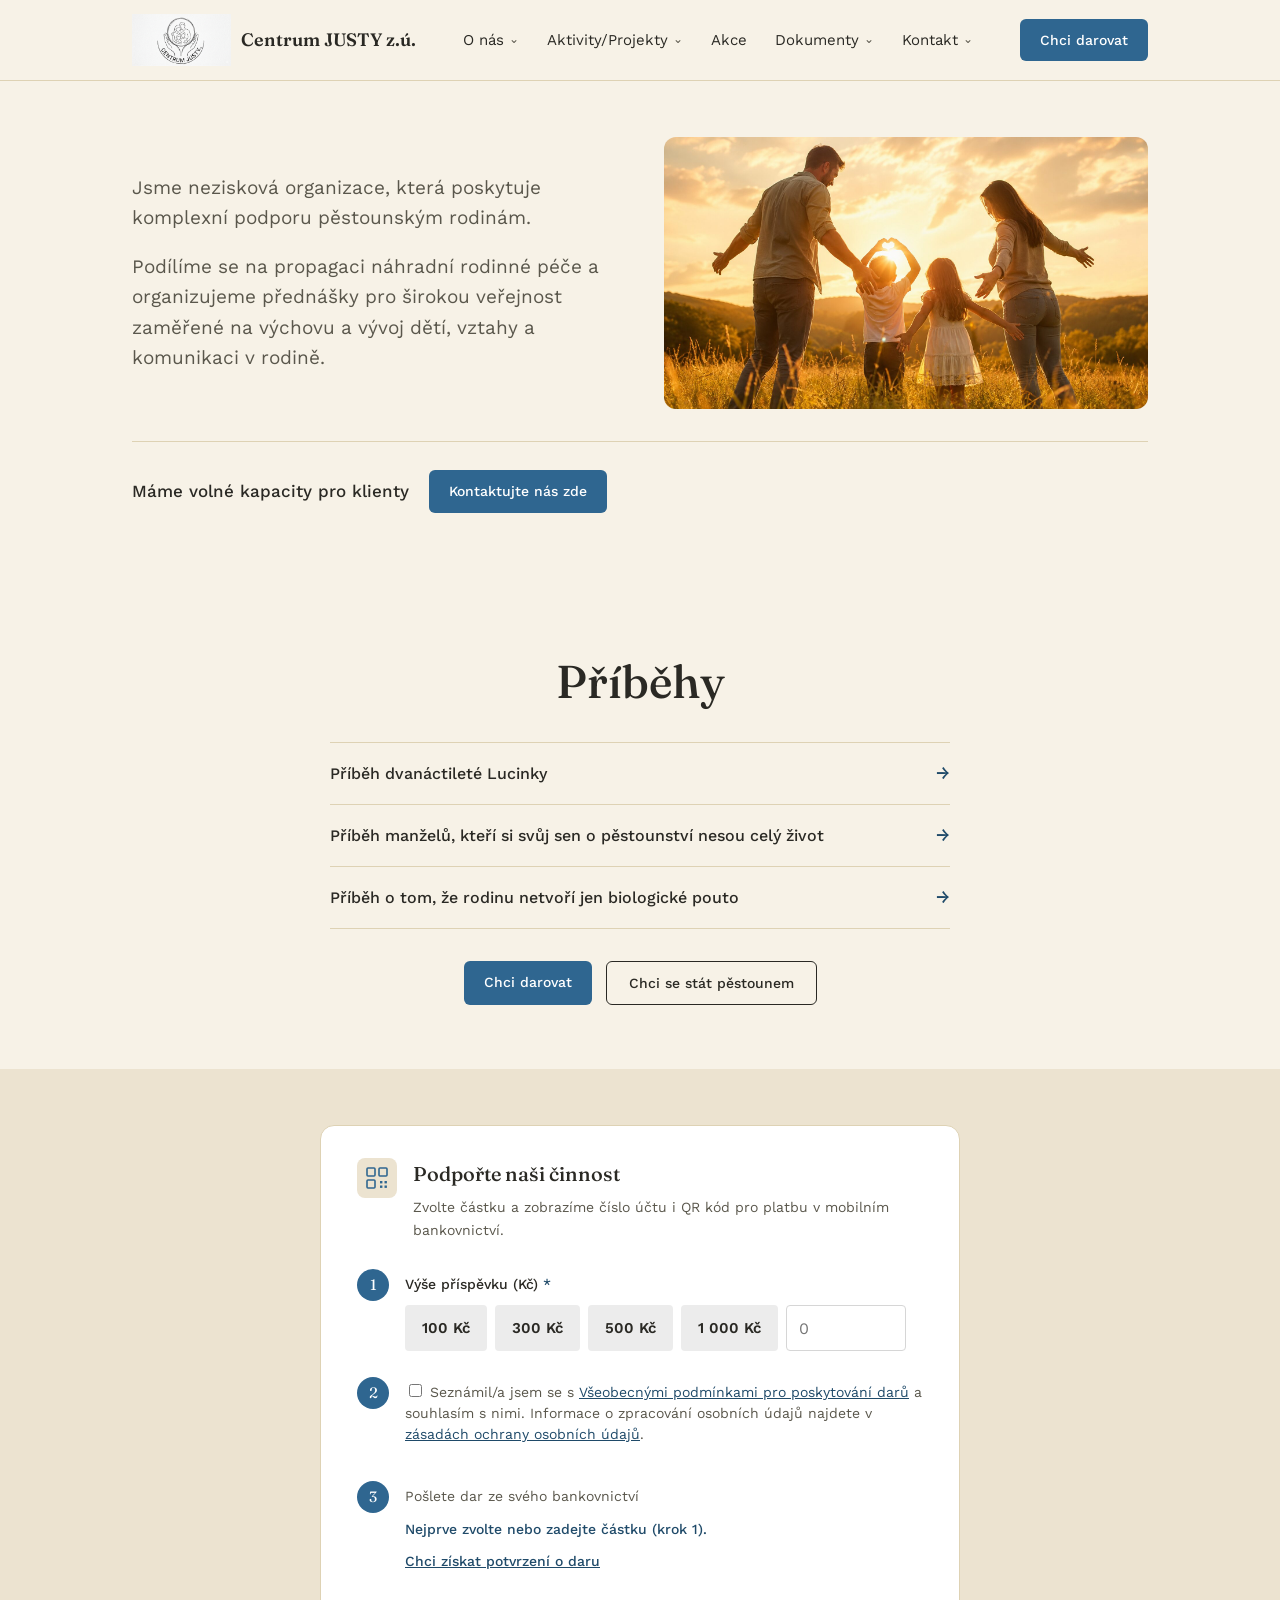
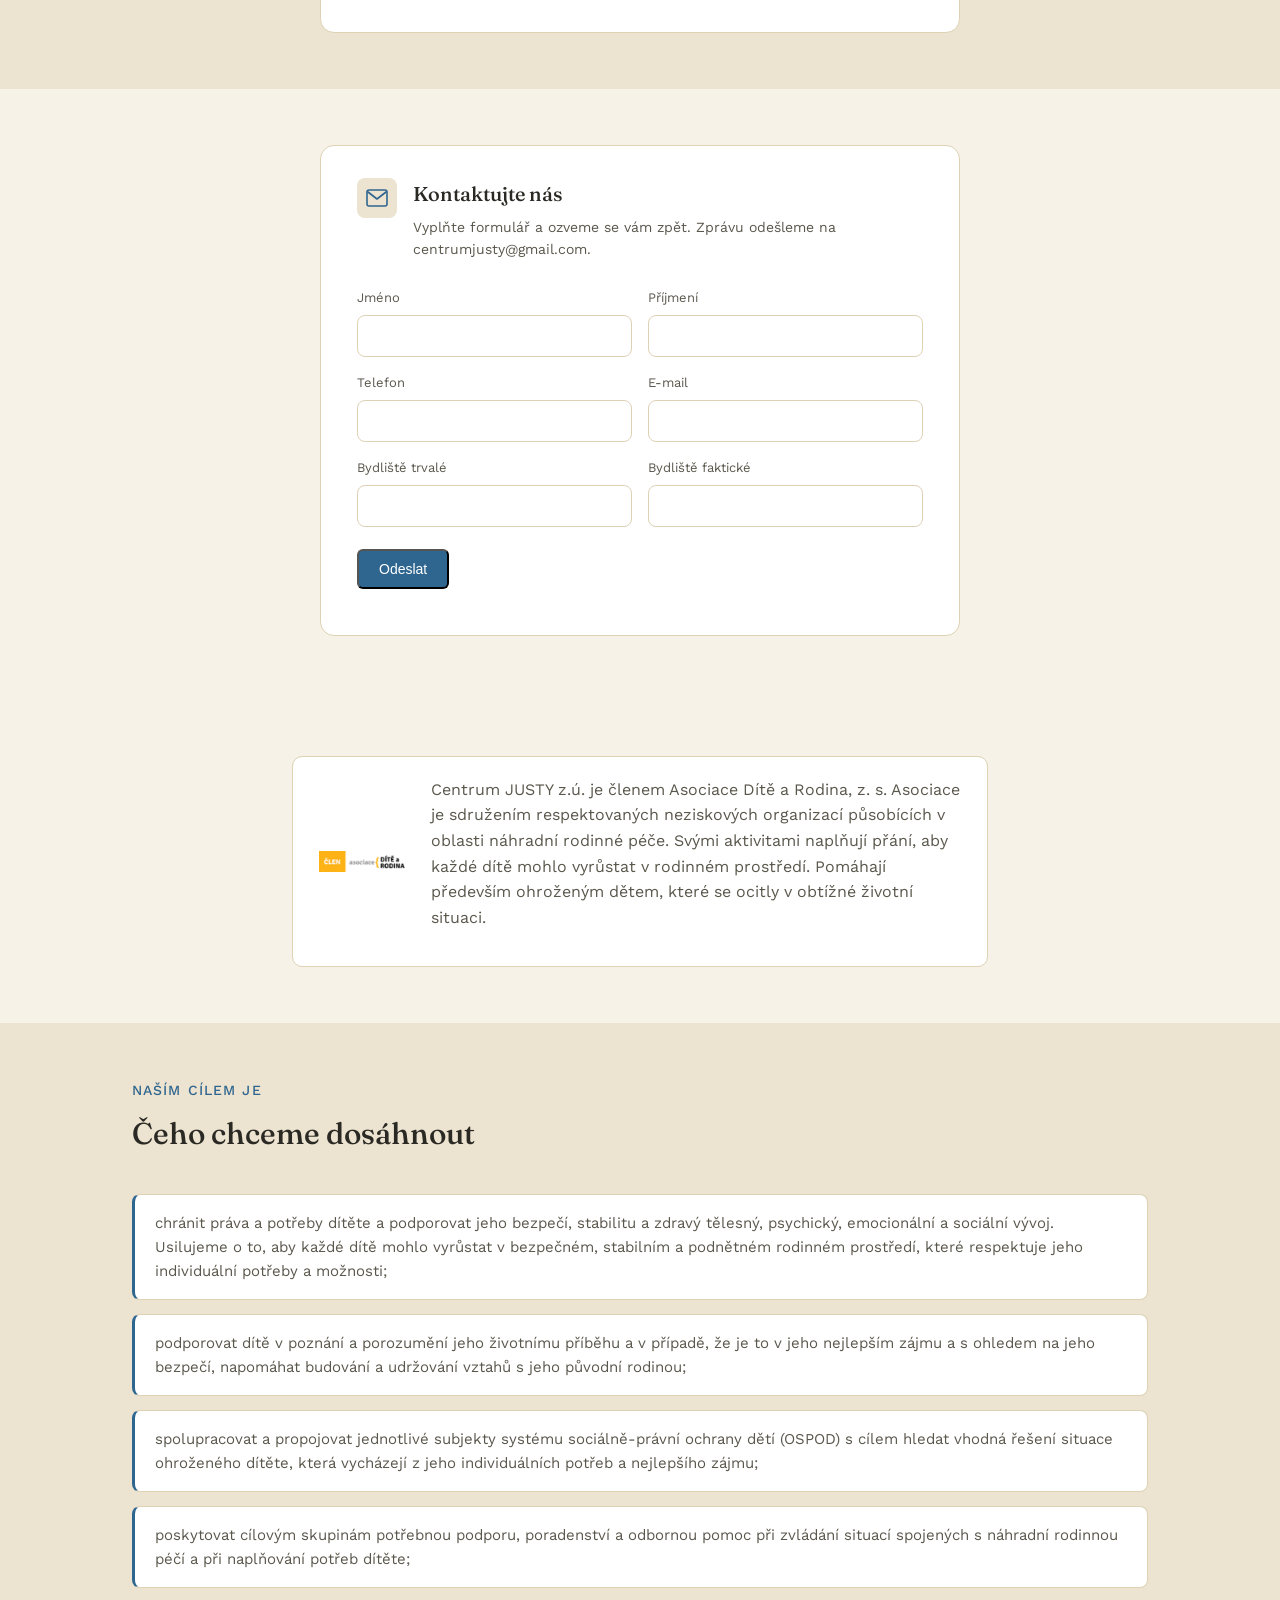
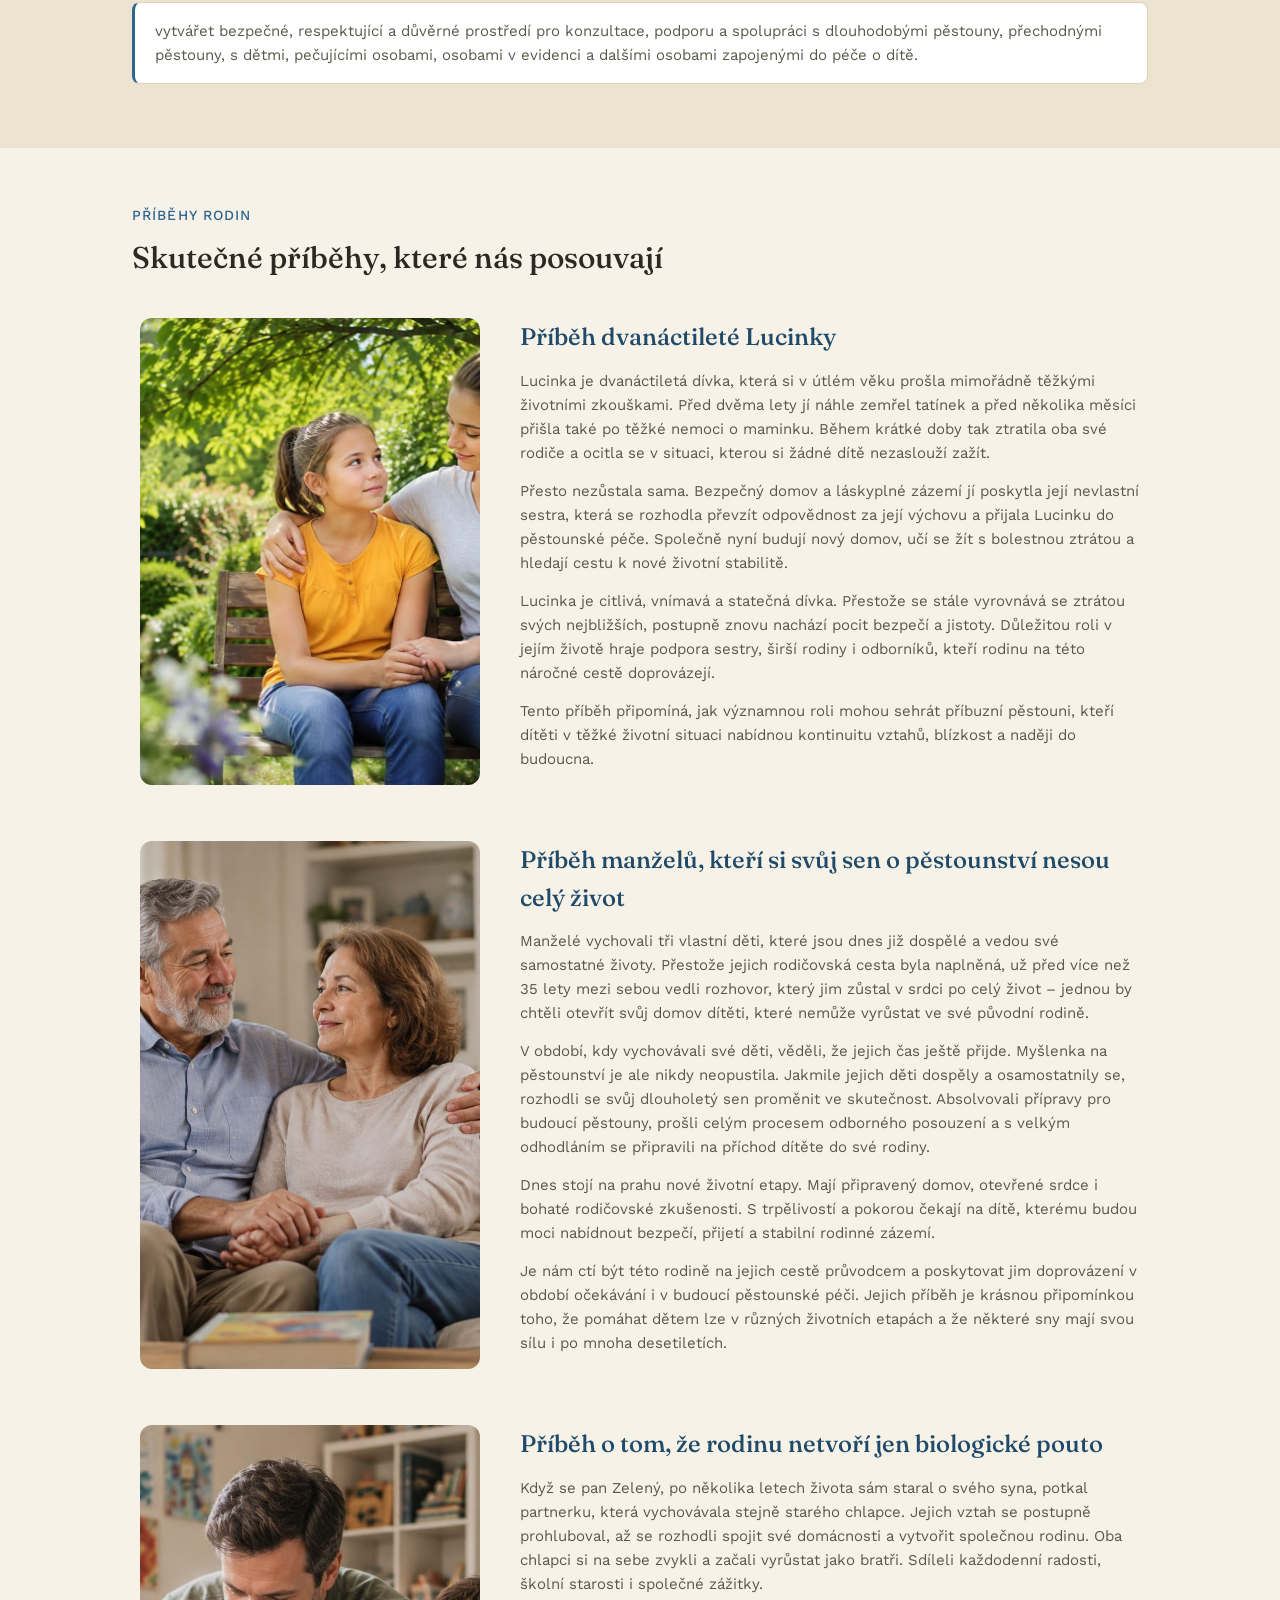
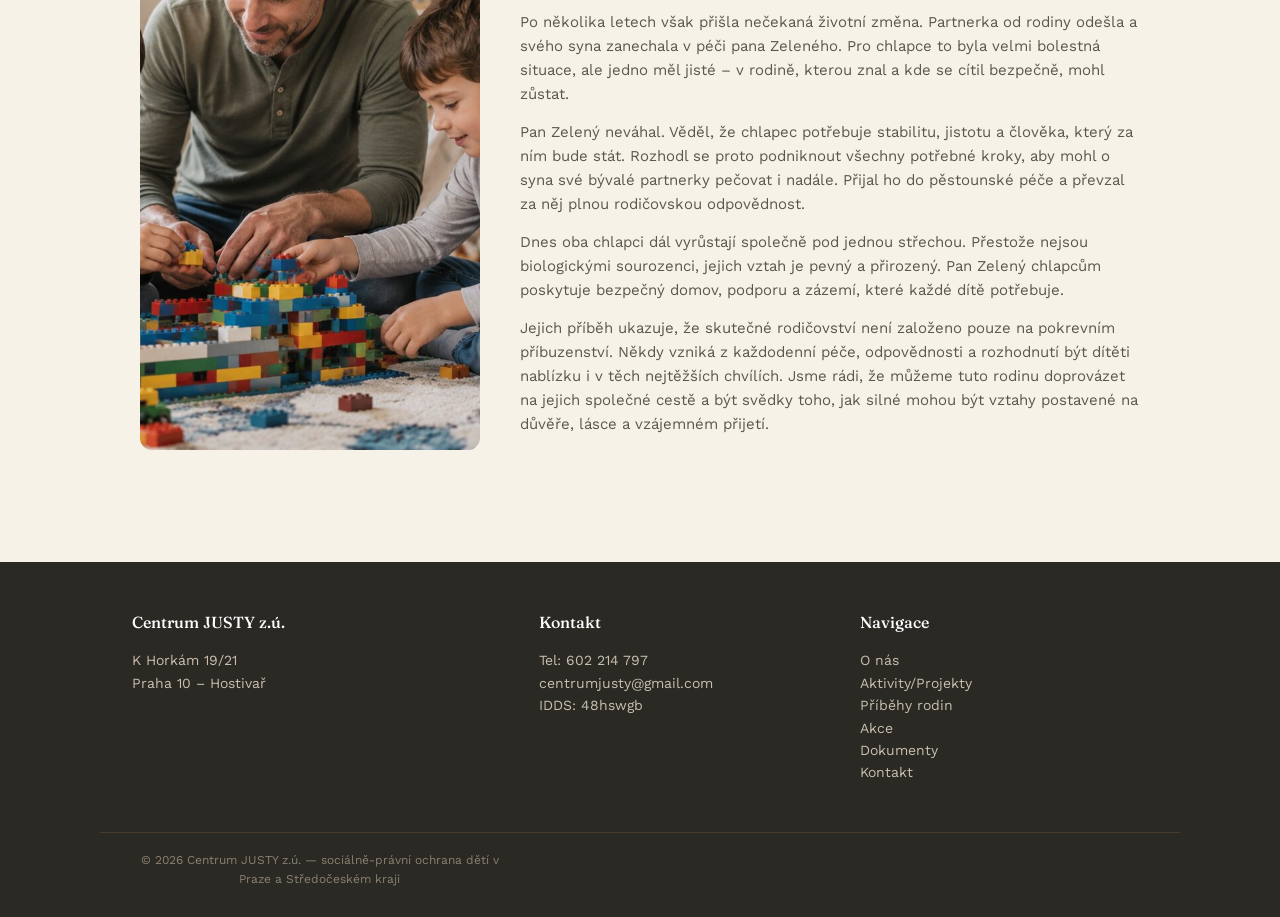
<file: index.html>
<!DOCTYPE html>
<html lang="cs">
<head>
<meta charset="UTF-8">
<title>Centrum JUSTY z.ú.</title>
<meta name="viewport" content="width=device-width, initial-scale=1">
<link rel="preconnect" href="https://fonts.googleapis.com">
<link href="https://fonts.googleapis.com/css2?family=Fraunces:opsz,wght@9..144,400;9..144,500;9..144,600&family=Work+Sans:wght@400;500;600&display=swap" rel="stylesheet">
<link rel="icon" href="favicon.ico" sizes="any">
<link rel="icon" type="image/png" sizes="32x32" href="favicon-32.png">
<link rel="apple-touch-icon" href="apple-touch-icon.png">
<link rel="manifest" href="site.webmanifest">
<meta name="theme-color" content="#F7F2E7">
<link rel="stylesheet" href="assets/style.css">
</head>
<body>

<header>
  <div class="wrap headrow">
    <a href="index.html" class="brand"><img src="assets/logo.png" alt="logo"><span>Centrum JUSTY z.ú.</span></a>
    <button class="nav-toggle" type="button" aria-label="Menu" aria-expanded="false" aria-controls="main-nav"><span></span><span></span><span></span></button>
    <nav id="main-nav">
      <div class="has-dropdown">
        <a href="o-nas.html" class="drop-trigger">O nás<span class="caret">⌄</span></a>
        <div class="dropdown">
          <div class="dropdown-inner">
            <a href="o-nas.html#kdo-jsme">Kdo jsme</a>
            <a href="o-nas.html#poslani">Poslání</a>
            <a href="o-nas.html#komu-sluzby">Komu jsou naše služby určeny</a>
            <a href="o-nas.html#zasady">Zásady</a>
            <a href="o-nas.html#nas-tym">Náš tým</a>
            <a href="o-nas.html#eticky-kodex">Etický kodex</a>
          </div>
        </div>
      </div>
      <div class="has-dropdown">
        <a href="aktivity-projekty.html" class="drop-trigger">Aktivity/Projekty<span class="caret">⌄</span></a>
        <div class="dropdown">
          <div class="dropdown-inner">
            <a href="aktivity-projekty.html#pestounska-pece">Pěstounská péče</a>
            <a href="aktivity-projekty.html#doprovazeni">Doprovázení</a>
            <a href="aktivity-projekty.html#vzdelavani">Vzdělávání</a>
            <a href="aktivity-projekty.html#dlouhodoba-pece">Dlouhodobá péče</a>
            <a href="aktivity-projekty.html#asistovane-kontakty">Asistované kontakty dítěte s rodiči a blízkými osobami</a>
            <a href="aktivity-projekty.html#nad-ramec-dohod">Nad rámec dohod</a>
          </div>
        </div>
      </div>
      <a class="nav-link" href="akce.html">Akce</a>
      <div class="has-dropdown">
        <a href="dokumenty.html" class="drop-trigger">Dokumenty<span class="caret">⌄</span></a>
        <div class="dropdown">
          <div class="dropdown-inner">
            <a href="assets/dokumenty/gdpr-klienti.pdf" target="_blank" rel="noopener">GDPR – klienti</a>
            <a href="assets/dokumenty/gdpr-ostatni.pdf" target="_blank" rel="noopener">GDPR – ostatní</a>
            <a href="assets/dokumenty/vop-dary.pdf" target="_blank" rel="noopener">Všeobecné podmínky pro poskytování darů</a>
            <a href="assets/dokumenty/rozhodnuti-s-potvrzenim-pravni-moci.pdf" target="_blank" rel="noopener">Pověření o výkonu</a>
            <a href="assets/dokumenty/harmonogram-vzdelavani-psychohygiena.pdf" target="_blank" rel="noopener">Harmonogram vzdělávání – Psychohygiena pěstouna</a>
          </div>
        </div>
      </div>
      <div class="has-dropdown">
        <a href="kontakt.html" class="drop-trigger">Kontakt<span class="caret">⌄</span></a>
        <div class="dropdown">
          <div class="dropdown-inner">
            <a href="kontakt.html#kontakt">Kontakt</a>
            <a href="kontakt.html#jak-se-dostanete">Jak se k nám dostanete</a>
            <a href="jak-to-u-nas-vypada.html">Jak to u nás vypadá</a>
          </div>
        </div>
      </div>
      <a class="cta nav-cta" href="#darovat">Chci darovat</a>
    </nav>
    <a class="cta head-cta" href="#darovat">Chci darovat</a>
  </div>
</header>

<section>
  <div class="wrap">
    <div class="intro-split">
      <div class="intro-text-col">
        <p class="intro-text">Jsme nezisková organizace, která poskytuje komplexní podporu pěstounským rodinám.</p>
        <p class="intro-text">Podílíme se na propagaci náhradní rodinné péče a organizujeme přednášky pro širokou veřejnost zaměřené na výchovu a vývoj dětí, vztahy a komunikaci v rodině.</p>
      </div>
      <div class="intro-media">
        <img src="assets/foto/titulka.jpg" alt="Centrum JUSTY z.ú.">
      </div>
    </div>
    <div class="capacity-cta">
      <p>Máme volné kapacity pro klienty</p>
      <a class="cta" href="#poptavka">Kontaktujte nás zde</a>
    </div>
  </div>
</section>

<div class="hero">
  <div class="hero-left">
    <h1>Příběhy</h1>
    <ul class="story-links">
      <li><a href="#pribeh-lucinka">Příběh dvanáctileté Lucinky<span>→</span></a></li>
      <li><a href="#pribeh-manzele">Příběh manželů, kteří si svůj sen o pěstounství nesou celý život<span>→</span></a></li>
      <li><a href="#pribeh-zeleny">Příběh o tom, že rodinu netvoří jen biologické pouto<span>→</span></a></li>
    </ul>
    <div class="hero-ctas">
      <a class="cta" href="#darovat">Chci darovat</a>
      <a class="btn-outline" href="#poptavka">Chci se stát pěstounem</a>
    </div>
  </div>
</div>

<section id="darovat" class="projects">
  <div class="wrap">
    <div class="donate-card">
      <div class="donate-head">
        <div class="qr-badge">
          <svg viewBox="0 0 24 24" fill="none" xmlns="http://www.w3.org/2000/svg">
            <rect x="2" y="2" width="8" height="8" rx="1" stroke="#2F6690" stroke-width="1.6"/>
            <rect x="14" y="2" width="8" height="8" rx="1" stroke="#2F6690" stroke-width="1.6"/>
            <rect x="2" y="14" width="8" height="8" rx="1" stroke="#2F6690" stroke-width="1.6"/>
            <rect x="15" y="15" width="2.4" height="2.4" fill="#2F6690"/>
            <rect x="19.5" y="15" width="2.4" height="2.4" fill="#2F6690"/>
            <rect x="15" y="19.5" width="2.4" height="2.4" fill="#2F6690"/>
            <rect x="19.5" y="19.5" width="2.4" height="2.4" fill="#2F6690"/>
          </svg>
        </div>
        <div>
          <h3>Podpořte naši činnost</h3>
          <p>Zvolte částku a zobrazíme číslo účtu i QR kód pro platbu v mobilním bankovnictví.</p>
        </div>
      </div>

      <div class="donate-step">
        <span class="step-num">1</span>
        <div class="step-body">
          <label for="donate-amount" class="step-label">Výše příspěvku (Kč) <span class="req">*</span></label>
          <div class="amount-picker">
            <div class="amount-chips" role="group" aria-label="Rychlá volba částky">
              <button type="button" class="amount-chip" data-amount="100">100 Kč</button>
              <button type="button" class="amount-chip" data-amount="300">300 Kč</button>
              <button type="button" class="amount-chip" data-amount="500">500 Kč</button>
              <button type="button" class="amount-chip" data-amount="1000">1 000 Kč</button>
            </div>
            <input type="number" id="donate-amount" class="amount-input" min="1" max="1000000" step="1" inputmode="numeric" placeholder="0" aria-label="Vlastní částka v Kč">
          </div>
        </div>
      </div>

      <div class="donate-step">
        <span class="step-num">2</span>
        <div class="step-body">
          <label class="consent"><input type="checkbox" id="donate-vop"> <span>Seznámil/a jsem se s <a href="assets/dokumenty/vop-dary.pdf" target="_blank" rel="noopener">Všeobecnými podmínkami pro poskytování darů</a> a souhlasím s nimi. Informace o zpracování osobních údajů najdete v <a href="assets/dokumenty/gdpr-ostatni.pdf" target="_blank" rel="noopener">zásadách ochrany osobních údajů</a>.</span></label>
        </div>
      </div>

      <div class="donate-step">
        <span class="step-num">3</span>
        <div class="step-body">
          <p class="step-label">Pošlete dar ze svého bankovnictví</p>
          <p id="donate-locked" class="donate-note" style="margin:0;">Platební údaje se zobrazí po zadání částky a potvrzení souhlasu s podmínkami.</p>
          <div id="donate-details" class="donate-details" hidden>
            <div class="donate-fields">
              <div><span class="field-label">Transparentní účet</span><span class="field-value">1496624005 / 5500</span></div>
              <div><span class="field-label">Částka</span><span class="field-value" id="donate-sum">–</span></div>
              <div><span class="field-label">Příjemce</span><span class="field-value">Centrum JUSTY z.ú.</span></div>
            </div>
            <div class="qr-placeholder" id="donate-qr" role="img" aria-label="QR kód pro platbu"></div>
            <ol class="pay-howto">
              <li>Otevřete mobilní nebo internetové bankovnictví své banky.</li>
              <li>V mobilu zvolte platbu QR kódem a naskenujte kód výše – číslo účtu i částka se vyplní samy. Případně zadejte platbu ručně podle údajů výše.</li>
              <li>Platbu potvrďte v bance. Tím je dar odeslaný, na webu už nic dalšího odesílat nemusíte.</li>
            </ol>
            <p class="donate-note pay-note">Peníze se neposílají přímo z tohoto webu – stránka jen připraví platební údaje. Účet je transparentní, přijaté platby jsou veřejně vidět na stránkách banky.</p>
          </div>
          <a href="#potvrzeni-daru" class="donate-link" data-toggle-form="potvrzeni-daru" aria-controls="potvrzeni-daru">Chci získat potvrzení o daru</a>
        </div>
      </div>

      <form id="potvrzeni-daru" class="receipt-form" data-success="Děkujeme, žádost o potvrzení jsme přijali. Potvrzení vám pošleme e-mailem." hidden>
        <input type="hidden" name="subject" value="Žádost o potvrzení o daru – web Centrum JUSTY z.ú.">
        <input type="hidden" name="from_name" value="Web Centrum JUSTY z.ú.">
        <input type="checkbox" name="botcheck" style="display:none" tabindex="-1" autocomplete="off">

        <h3>Žádost o potvrzení o daru</h3>
        <p class="receipt-intro">Potvrzení o daru můžete uplatnit v daňovém přiznání a snížit si tak základ daně. Abychom ho mohli vystavit, potřebujeme vědět, kdo dar poslal, a dohledat platbu na účtu. Bez těchto údajů potvrzení vystavit nelze. Pokud potvrzení nepotřebujete, formulář vyplňovat nemusíte – dar můžete poslat i bez něj.</p>

        <fieldset class="form-block">
          <legend>Dárce</legend>
          <div class="seg" role="radiogroup" aria-label="Typ dárce">
            <label><input type="radio" name="Typ dárce" value="Fyzická osoba" checked data-donor="osoba"> Fyzická osoba</label>
            <label><input type="radio" name="Typ dárce" value="Firma" data-donor="firma"> Firma</label>
          </div>
          <div class="form-grid">
            <div class="form-field" data-for="osoba">
              <label for="r-jmeno">Jméno a příjmení <span class="req">*</span></label>
              <input type="text" id="r-jmeno" name="Jméno a příjmení" autocomplete="name" required>
            </div>
            <div class="form-field" data-for="osoba">
              <label for="r-narozeni">Datum narození <span class="req">*</span></label>
              <input type="date" id="r-narozeni" name="Datum narození" autocomplete="bday" required>
            </div>
            <div class="form-field" data-for="firma" hidden>
              <label for="r-firma">Název firmy / organizace <span class="req">*</span></label>
              <input type="text" id="r-firma" name="Název firmy" autocomplete="organization" disabled required>
            </div>
            <div class="form-field" data-for="firma" hidden>
              <label for="r-ico">IČO <span class="req">*</span></label>
              <input type="text" id="r-ico" name="IČO" inputmode="numeric" pattern="[0-9 ]{6,10}" disabled required>
            </div>
            <div class="form-field">
              <label for="r-email">E-mail <span class="req">*</span></label>
              <input type="email" id="r-email" name="E-mail" autocomplete="email" required>
            </div>
            <div class="form-field">
              <label for="r-telefon">Telefon</label>
              <input type="tel" id="r-telefon" name="Telefon" autocomplete="tel">
            </div>
          </div>
        </fieldset>

        <fieldset class="form-block">
          <legend><span data-for="osoba">Adresa trvalého bydliště</span><span data-for="firma" hidden>Sídlo</span></legend>
          <div class="form-grid">
            <div class="form-field span-2">
              <label for="r-ulice">Ulice a číslo domu <span class="req">*</span></label>
              <input type="text" id="r-ulice" name="Ulice a číslo" autocomplete="street-address" required>
            </div>
            <div class="form-field">
              <label for="r-obec">Obec <span class="req">*</span></label>
              <input type="text" id="r-obec" name="Obec" autocomplete="address-level2" required>
            </div>
            <div class="form-field">
              <label for="r-psc">PSČ <span class="req">*</span></label>
              <input type="text" id="r-psc" name="PSČ" inputmode="numeric" autocomplete="postal-code" pattern="[0-9 ]{5,6}" required>
            </div>
          </div>
          <label class="consent"><input type="checkbox" id="r-jina-adresa"> <span>Potvrzení chci poslat na jinou (korespondenční) adresu</span></label>
          <div class="form-grid" id="r-koresp" hidden>
            <div class="form-field span-2">
              <label for="r-k-ulice">Ulice a číslo domu <span class="req">*</span></label>
              <input type="text" id="r-k-ulice" name="Korespondenční adresa – ulice" disabled required>
            </div>
            <div class="form-field">
              <label for="r-k-obec">Obec <span class="req">*</span></label>
              <input type="text" id="r-k-obec" name="Korespondenční adresa – obec" disabled required>
            </div>
            <div class="form-field">
              <label for="r-k-psc">PSČ <span class="req">*</span></label>
              <input type="text" id="r-k-psc" name="Korespondenční adresa – PSČ" inputmode="numeric" pattern="[0-9 ]{5,6}" disabled required>
            </div>
          </div>
        </fieldset>

        <fieldset class="form-block">
          <legend>Platba</legend>
          <p class="field-hint">Variabilní symbol nepoužíváme, proto nám prosím pomozte platbu dohledat.</p>
          <div class="form-grid">
            <div class="form-field">
              <label for="r-castka">Částka daru (Kč) <span class="req">*</span></label>
              <input type="number" id="r-castka" name="Částka daru (Kč)" min="1" step="1" inputmode="numeric" required>
            </div>
            <div class="form-field">
              <label for="r-datum">Datum odeslání platby <span class="req">*</span></label>
              <input type="date" id="r-datum" name="Datum platby" required>
            </div>
            <div class="form-field span-2">
              <label for="r-ucet">Číslo účtu, ze kterého jste platili</label>
              <input type="text" id="r-ucet" name="Číslo účtu dárce" placeholder="např. 123456789/0800">
            </div>
          </div>
        </fieldset>

        <label class="consent"><input type="checkbox" name="Souhlas" value="Ano" required> <span>Beru na vědomí, že uvedené údaje Centrum JUSTY z.ú. zpracuje za účelem vystavení potvrzení o daru a vedení účetnictví, jak popisují <a href="assets/dokumenty/gdpr-ostatni.pdf" target="_blank" rel="noopener">zásady ochrany osobních údajů</a>.</span></label>

        <p class="field-hint">Potvrzení vystavujeme souhrnně za celý kalendářní rok a posíláme je na začátku roku následujícího. Pole označená <span class="req">*</span> jsou povinná.</p>

        <button type="submit" class="cta">Odeslat žádost</button>
        <p class="form-status donate-note" role="status"></p>
      </form>
    </div>
  </div>
</section>

<section id="poptavka">
  <div class="wrap">
    <div class="donate-card">
      <div class="donate-head">
        <div class="qr-badge">
          <svg viewBox="0 0 24 24" fill="none" xmlns="http://www.w3.org/2000/svg">
            <rect x="2" y="4" width="20" height="16" rx="2" stroke="#2F6690" stroke-width="1.6"/>
            <path d="M3 6l9 7 9-7" stroke="#2F6690" stroke-width="1.6" stroke-linecap="round" stroke-linejoin="round"/>
          </svg>
        </div>
        <div>
          <h3>Kontaktujte nás</h3>
          <p>Vyplňte formulář a ozveme se vám zpět. Zprávu odešleme na centrumjusty@gmail.com.</p>
        </div>
      </div>

      <form id="poptavka-form" class="poptavka-form" data-success="Děkujeme, formulář byl odeslán. Ozveme se vám co nejdříve.">
        <input type="hidden" name="subject" value="Nová poptávka z webu Centrum JUSTY z.ú.">
        <input type="hidden" name="from_name" value="Web Centrum JUSTY z.ú.">
        <input type="checkbox" name="botcheck" style="display:none" tabindex="-1" autocomplete="off">

        <div class="form-grid">
          <div class="form-field">
            <label for="p-jmeno">Jméno</label>
            <input type="text" id="p-jmeno" name="Jméno" required>
          </div>
          <div class="form-field">
            <label for="p-prijmeni">Příjmení</label>
            <input type="text" id="p-prijmeni" name="Příjmení" required>
          </div>
          <div class="form-field">
            <label for="p-telefon">Telefon</label>
            <input type="tel" id="p-telefon" name="Telefon" required>
          </div>
          <div class="form-field">
            <label for="p-email">E-mail</label>
            <input type="email" id="p-email" name="E-mail" required>
          </div>
          <div class="form-field">
            <label for="p-trvale">Bydliště trvalé</label>
            <input type="text" id="p-trvale" name="Bydliště trvalé" required>
          </div>
          <div class="form-field">
            <label for="p-fakticke">Bydliště faktické</label>
            <input type="text" id="p-fakticke" name="Bydliště faktické">
          </div>
        </div>

        <button type="submit" class="cta" style="margin-top:22px;">Odeslat</button>
        <p id="poptavka-status" class="form-status donate-note" role="status"></p>
      </form>
    </div>
  </div>
</section>

<section>
  <div class="wrap intro-wrap">
    <div class="member">
      <img src="assets/asociace-dite-rodina-logo.png" alt="Člen asociace Dítě a Rodina" class="member-logo">
      <p>Centrum JUSTY z.ú. je členem Asociace Dítě a Rodina, z. s. Asociace je sdružením respektovaných neziskových organizací působících v oblasti náhradní rodinné péče. Svými aktivitami naplňují přání, aby každé dítě mohlo vyrůstat v rodinném prostředí. Pomáhají především ohroženým dětem, které se ocitly v obtížné životní situaci.</p>
    </div>
  </div>
</section>

<section class="projects">
  <div class="wrap">
    <div class="section-head">
      <div class="kicker">Naším cílem je</div>
      <h2>Čeho chceme dosáhnout</h2>
    </div>
    <ul class="goals">
      <li>chránit práva a potřeby dítěte a podporovat jeho bezpečí, stabilitu a zdravý tělesný, psychický, emocionální a sociální vývoj. Usilujeme o to, aby každé dítě mohlo vyrůstat v bezpečném, stabilním a podnětném rodinném prostředí, které respektuje jeho individuální potřeby a možnosti;</li>
      <li>podporovat dítě v poznání a porozumění jeho životnímu příběhu a v případě, že je to v jeho nejlepším zájmu a s ohledem na jeho bezpečí, napomáhat budování a udržování vztahů s jeho původní rodinou;</li>
      <li>spolupracovat a propojovat jednotlivé subjekty systému sociálně-právní ochrany dětí (OSPOD) s cílem hledat vhodná řešení situace ohroženého dítěte, která vycházejí z jeho individuálních potřeb a nejlepšího zájmu;</li>
      <li>poskytovat cílovým skupinám potřebnou podporu, poradenství a odbornou pomoc při zvládání situací spojených s náhradní rodinnou péčí a při naplňování potřeb dítěte;</li>
      <li>vytvářet bezpečné, respektující a důvěrné prostředí pro konzultace, podporu a spolupráci s dlouhodobými pěstouny, přechodnými pěstouny, s dětmi, pečujícími osobami, osobami v evidenci a dalšími osobami zapojenými do péče o dítě.</li>
    </ul>
  </div>
</section>

<section id="pribehy">
  <div class="wrap">
    <div class="section-head">
      <div class="kicker">Příběhy rodin</div>
      <h2>Skutečné příběhy, které nás posouvají</h2>
    </div>

    <div class="story-row">
      <div class="story-photo">
        <img src="assets/foto/foto-lucinka.jpg" alt="Příběh dvanáctileté Lucinky">
      </div>
      <article id="pribeh-lucinka" class="story-full story-full-in-row">
        <h3>Příběh dvanáctileté Lucinky</h3>
        <p>Lucinka je dvanáctiletá dívka, která si v útlém věku prošla mimořádně těžkými životními zkouškami. Před dvěma lety jí náhle zemřel tatínek a před několika měsíci přišla také po těžké nemoci o maminku. Během krátké doby tak ztratila oba své rodiče a ocitla se v situaci, kterou si žádné dítě nezaslouží zažít.</p>
        <p>Přesto nezůstala sama. Bezpečný domov a láskyplné zázemí jí poskytla její nevlastní sestra, která se rozhodla převzít odpovědnost za její výchovu a přijala Lucinku do pěstounské péče. Společně nyní budují nový domov, učí se žít s bolestnou ztrátou a hledají cestu k nové životní stabilitě.</p>
        <p>Lucinka je citlivá, vnímavá a statečná dívka. Přestože se stále vyrovnává se ztrátou svých nejbližších, postupně znovu nachází pocit bezpečí a jistoty. Důležitou roli v jejím životě hraje podpora sestry, širší rodiny i odborníků, kteří rodinu na této náročné cestě doprovázejí.</p>
        <p>Tento příběh připomíná, jak významnou roli mohou sehrát příbuzní pěstouni, kteří dítěti v těžké životní situaci nabídnou kontinuitu vztahů, blízkost a naději do budoucna.</p>
      </article>
    </div>

    <div class="story-row">
      <div class="story-photo">
        <img src="assets/foto/foto-manzele.jpg" alt="Příběh manželů, kteří si svůj sen o pěstounství nesou celý život">
      </div>
      <article id="pribeh-manzele" class="story-full story-full-in-row">
        <h3>Příběh manželů, kteří si svůj sen o pěstounství nesou celý život</h3>
        <p>Manželé vychovali tři vlastní děti, které jsou dnes již dospělé a vedou své samostatné životy. Přestože jejich rodičovská cesta byla naplněná, už před více než 35 lety mezi sebou vedli rozhovor, který jim zůstal v srdci po celý život – jednou by chtěli otevřít svůj domov dítěti, které nemůže vyrůstat ve své původní rodině.</p>
        <p>V období, kdy vychovávali své děti, věděli, že jejich čas ještě přijde. Myšlenka na pěstounství je ale nikdy neopustila. Jakmile jejich děti dospěly a osamostatnily se, rozhodli se svůj dlouholetý sen proměnit ve skutečnost. Absolvovali přípravy pro budoucí pěstouny, prošli celým procesem odborného posouzení a s velkým odhodláním se připravili na příchod dítěte do své rodiny.</p>
        <p>Dnes stojí na prahu nové životní etapy. Mají připravený domov, otevřené srdce i bohaté rodičovské zkušenosti. S trpělivostí a pokorou čekají na dítě, kterému budou moci nabídnout bezpečí, přijetí a stabilní rodinné zázemí.</p>
        <p>Je nám ctí být této rodině na jejich cestě průvodcem a poskytovat jim doprovázení v období očekávání i v budoucí pěstounské péči. Jejich příběh je krásnou připomínkou toho, že pomáhat dětem lze v různých životních etapách a že některé sny mají svou sílu i po mnoha desetiletích.</p>
      </article>
    </div>

    <div class="story-row">
      <div class="story-photo">
        <img src="assets/foto/foto-synove.jpg" alt="Příběh o tom, že rodinu netvoří jen biologické pouto">
      </div>
      <article id="pribeh-zeleny" class="story-full story-full-in-row">
        <h3>Příběh o tom, že rodinu netvoří jen biologické pouto</h3>
        <p>Když se pan Zelený, po několika letech života sám staral o svého syna, potkal partnerku, která vychovávala stejně starého chlapce. Jejich vztah se postupně prohluboval, až se rozhodli spojit své domácnosti a vytvořit společnou rodinu. Oba chlapci si na sebe zvykli a začali vyrůstat jako bratři. Sdíleli každodenní radosti, školní starosti i společné zážitky.</p>
        <p>Po několika letech však přišla nečekaná životní změna. Partnerka od rodiny odešla a svého syna zanechala v péči pana Zeleného. Pro chlapce to byla velmi bolestná situace, ale jedno měl jisté – v rodině, kterou znal a kde se cítil bezpečně, mohl zůstat.</p>
        <p>Pan Zelený neváhal. Věděl, že chlapec potřebuje stabilitu, jistotu a člověka, který za ním bude stát. Rozhodl se proto podniknout všechny potřebné kroky, aby mohl o syna své bývalé partnerky pečovat i nadále. Přijal ho do pěstounské péče a převzal za něj plnou rodičovskou odpovědnost.</p>
        <p>Dnes oba chlapci dál vyrůstají společně pod jednou střechou. Přestože nejsou biologickými sourozenci, jejich vztah je pevný a přirozený. Pan Zelený chlapcům poskytuje bezpečný domov, podporu a zázemí, které každé dítě potřebuje.</p>
        <p>Jejich příběh ukazuje, že skutečné rodičovství není založeno pouze na pokrevním příbuzenství. Někdy vzniká z každodenní péče, odpovědnosti a rozhodnutí být dítěti nablízku i v těch nejtěžších chvílích. Jsme rádi, že můžeme tuto rodinu doprovázet na jejich společné cestě a být svědky toho, jak silné mohou být vztahy postavené na důvěře, lásce a vzájemném přijetí.</p>
      </article>
    </div>
  </div>
</section>

<footer>
  <div class="wrap">
    <div>
      <h3>Centrum JUSTY z.ú.</h3>
      <p>K Horkám 19/21<br>Praha 10 – Hostivař</p>
    </div>
    <div>
      <h3>Kontakt</h3>
      <p>Tel: 602 214 797<br>centrumjusty@gmail.com<br>IDDS: 48hswgb</p>
    </div>
    <div>
      <h3>Navigace</h3>
      <p><a href="o-nas.html">O nás</a><br><a href="aktivity-projekty.html">Aktivity/Projekty</a><br><a href="#pribehy">Příběhy rodin</a><br><a href="akce.html">Akce</a><br><a href="dokumenty.html">Dokumenty</a><br><a href="kontakt.html">Kontakt</a></p>
    </div>
  </div>
  <div class="foot-bottom wrap">© 2026 Centrum JUSTY z.ú. — sociálně-právní ochrana dětí v Praze a Středočeském kraji</div>
</footer>

<script src="assets/qr.js"></script>
<script src="assets/donate.js" defer></script>
<script src="assets/nav.js" defer></script>
<script src="assets/forms.js" defer></script>
</body>
</html>
</file>
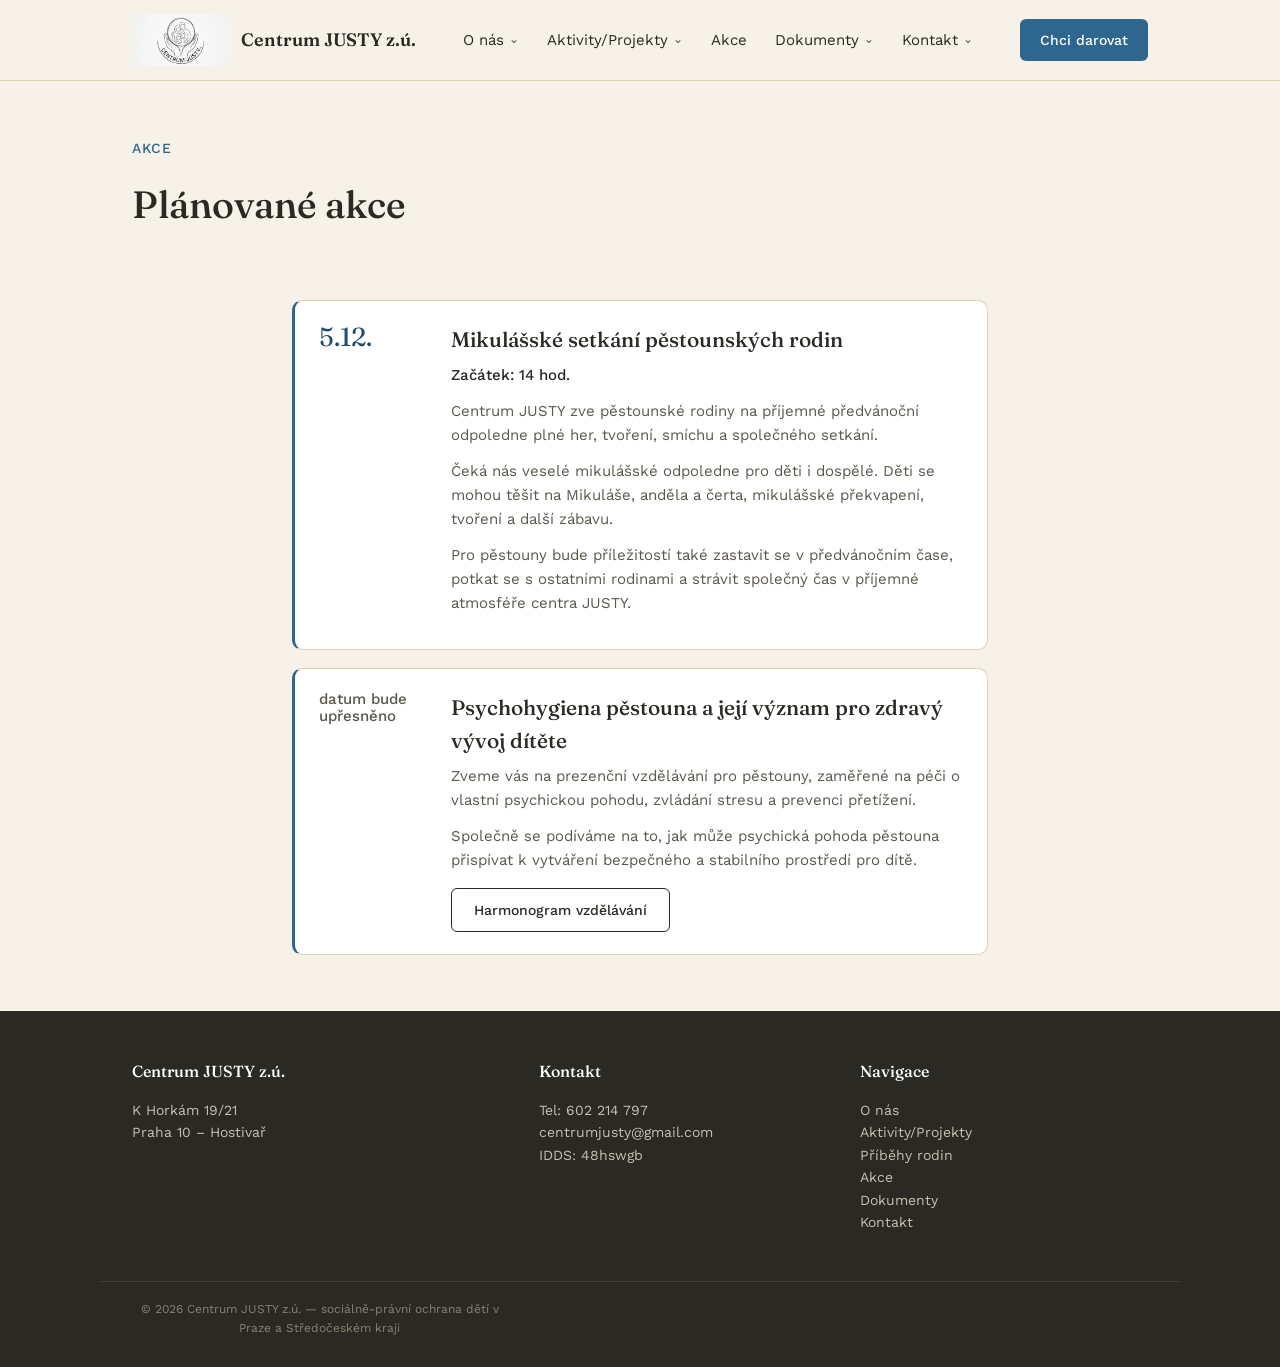
<file: akce.html>
<!DOCTYPE html>
<html lang="cs">
<head>
<meta charset="UTF-8">
<title>Akce — Centrum JUSTY z.ú.</title>
<meta name="viewport" content="width=device-width, initial-scale=1">
<link rel="preconnect" href="https://fonts.googleapis.com">
<link href="https://fonts.googleapis.com/css2?family=Fraunces:opsz,wght@9..144,400;9..144,500;9..144,600&family=Work+Sans:wght@400;500;600&display=swap" rel="stylesheet">
<link rel="icon" href="favicon.ico" sizes="any">
<link rel="icon" type="image/png" sizes="32x32" href="favicon-32.png">
<link rel="apple-touch-icon" href="apple-touch-icon.png">
<link rel="manifest" href="site.webmanifest">
<meta name="theme-color" content="#F7F2E7">
<link rel="stylesheet" href="assets/style.css">
</head>
<body>

<header>
  <div class="wrap headrow">
    <a href="index.html" class="brand"><img src="assets/logo.png" alt="logo"><span>Centrum JUSTY z.ú.</span></a>
    <button class="nav-toggle" type="button" aria-label="Menu" aria-expanded="false" aria-controls="main-nav"><span></span><span></span><span></span></button>
    <nav id="main-nav">
      <div class="has-dropdown">
        <a href="o-nas.html" class="drop-trigger">O nás<span class="caret">⌄</span></a>
        <div class="dropdown">
          <div class="dropdown-inner">
            <a href="o-nas.html#kdo-jsme">Kdo jsme</a>
            <a href="o-nas.html#poslani">Poslání</a>
            <a href="o-nas.html#komu-sluzby">Komu jsou naše služby určeny</a>
            <a href="o-nas.html#zasady">Zásady</a>
            <a href="o-nas.html#nas-tym">Náš tým</a>
            <a href="o-nas.html#eticky-kodex">Etický kodex</a>
          </div>
        </div>
      </div>
      <div class="has-dropdown">
        <a href="aktivity-projekty.html" class="drop-trigger">Aktivity/Projekty<span class="caret">⌄</span></a>
        <div class="dropdown">
          <div class="dropdown-inner">
            <a href="aktivity-projekty.html#pestounska-pece">Pěstounská péče</a>
            <a href="aktivity-projekty.html#doprovazeni">Doprovázení</a>
            <a href="aktivity-projekty.html#vzdelavani">Vzdělávání</a>
            <a href="aktivity-projekty.html#dlouhodoba-pece">Dlouhodobá péče</a>
            <a href="aktivity-projekty.html#asistovane-kontakty">Asistované kontakty dítěte s rodiči a blízkými osobami</a>
            <a href="aktivity-projekty.html#nad-ramec-dohod">Nad rámec dohod</a>
          </div>
        </div>
      </div>
      <a class="nav-link" href="akce.html">Akce</a>
      <div class="has-dropdown">
        <a href="dokumenty.html" class="drop-trigger">Dokumenty<span class="caret">⌄</span></a>
        <div class="dropdown">
          <div class="dropdown-inner">
            <a href="assets/dokumenty/gdpr-klienti.pdf" target="_blank" rel="noopener">GDPR – klienti</a>
            <a href="assets/dokumenty/gdpr-ostatni.pdf" target="_blank" rel="noopener">GDPR – ostatní</a>
            <a href="assets/dokumenty/vop-dary.pdf" target="_blank" rel="noopener">Všeobecné podmínky pro poskytování darů</a>
            <a href="assets/dokumenty/rozhodnuti-s-potvrzenim-pravni-moci.pdf" target="_blank" rel="noopener">Pověření o výkonu</a>
            <a href="assets/dokumenty/harmonogram-vzdelavani-psychohygiena.pdf" target="_blank" rel="noopener">Harmonogram vzdělávání – Psychohygiena pěstouna</a>
          </div>
        </div>
      </div>
      <div class="has-dropdown">
        <a href="kontakt.html" class="drop-trigger">Kontakt<span class="caret">⌄</span></a>
        <div class="dropdown">
          <div class="dropdown-inner">
            <a href="kontakt.html#kontakt">Kontakt</a>
            <a href="kontakt.html#jak-se-dostanete">Jak se k nám dostanete</a>
            <a href="jak-to-u-nas-vypada.html">Jak to u nás vypadá</a>
          </div>
        </div>
      </div>
      <a class="cta nav-cta" href="index.html#darovat">Chci darovat</a>
    </nav>
    <a class="cta head-cta" href="index.html#darovat">Chci darovat</a>
  </div>
</header>

<section class="page-title">
  <div class="wrap">
    <div class="kicker">Akce</div>
    <h1>Plánované akce</h1>
  </div>
</section>

<section id="akce">
  <div class="wrap intro-wrap">
    <div id="akce-list" class="events" aria-live="polite"><p>Načítám akce…</p></div>
  </div>
</section>

<footer>
  <div class="wrap">
    <div>
      <h3>Centrum JUSTY z.ú.</h3>
      <p>K Horkám 19/21<br>Praha 10 – Hostivař</p>
    </div>
    <div>
      <h3>Kontakt</h3>
      <p>Tel: 602 214 797<br>centrumjusty@gmail.com<br>IDDS: 48hswgb</p>
    </div>
    <div>
      <h3>Navigace</h3>
      <p><a href="o-nas.html">O nás</a><br><a href="aktivity-projekty.html">Aktivity/Projekty</a><br><a href="index.html#pribehy">Příběhy rodin</a><br><a href="akce.html">Akce</a><br><a href="dokumenty.html">Dokumenty</a><br><a href="kontakt.html">Kontakt</a></p>
    </div>
  </div>
  <div class="foot-bottom wrap">© 2026 Centrum JUSTY z.ú. — sociálně-právní ochrana dětí v Praze a Středočeském kraji</div>
</footer>

<script src="assets/nav.js" defer></script>
<script src="assets/akce.js" defer></script>
</body>
</html>
</file>
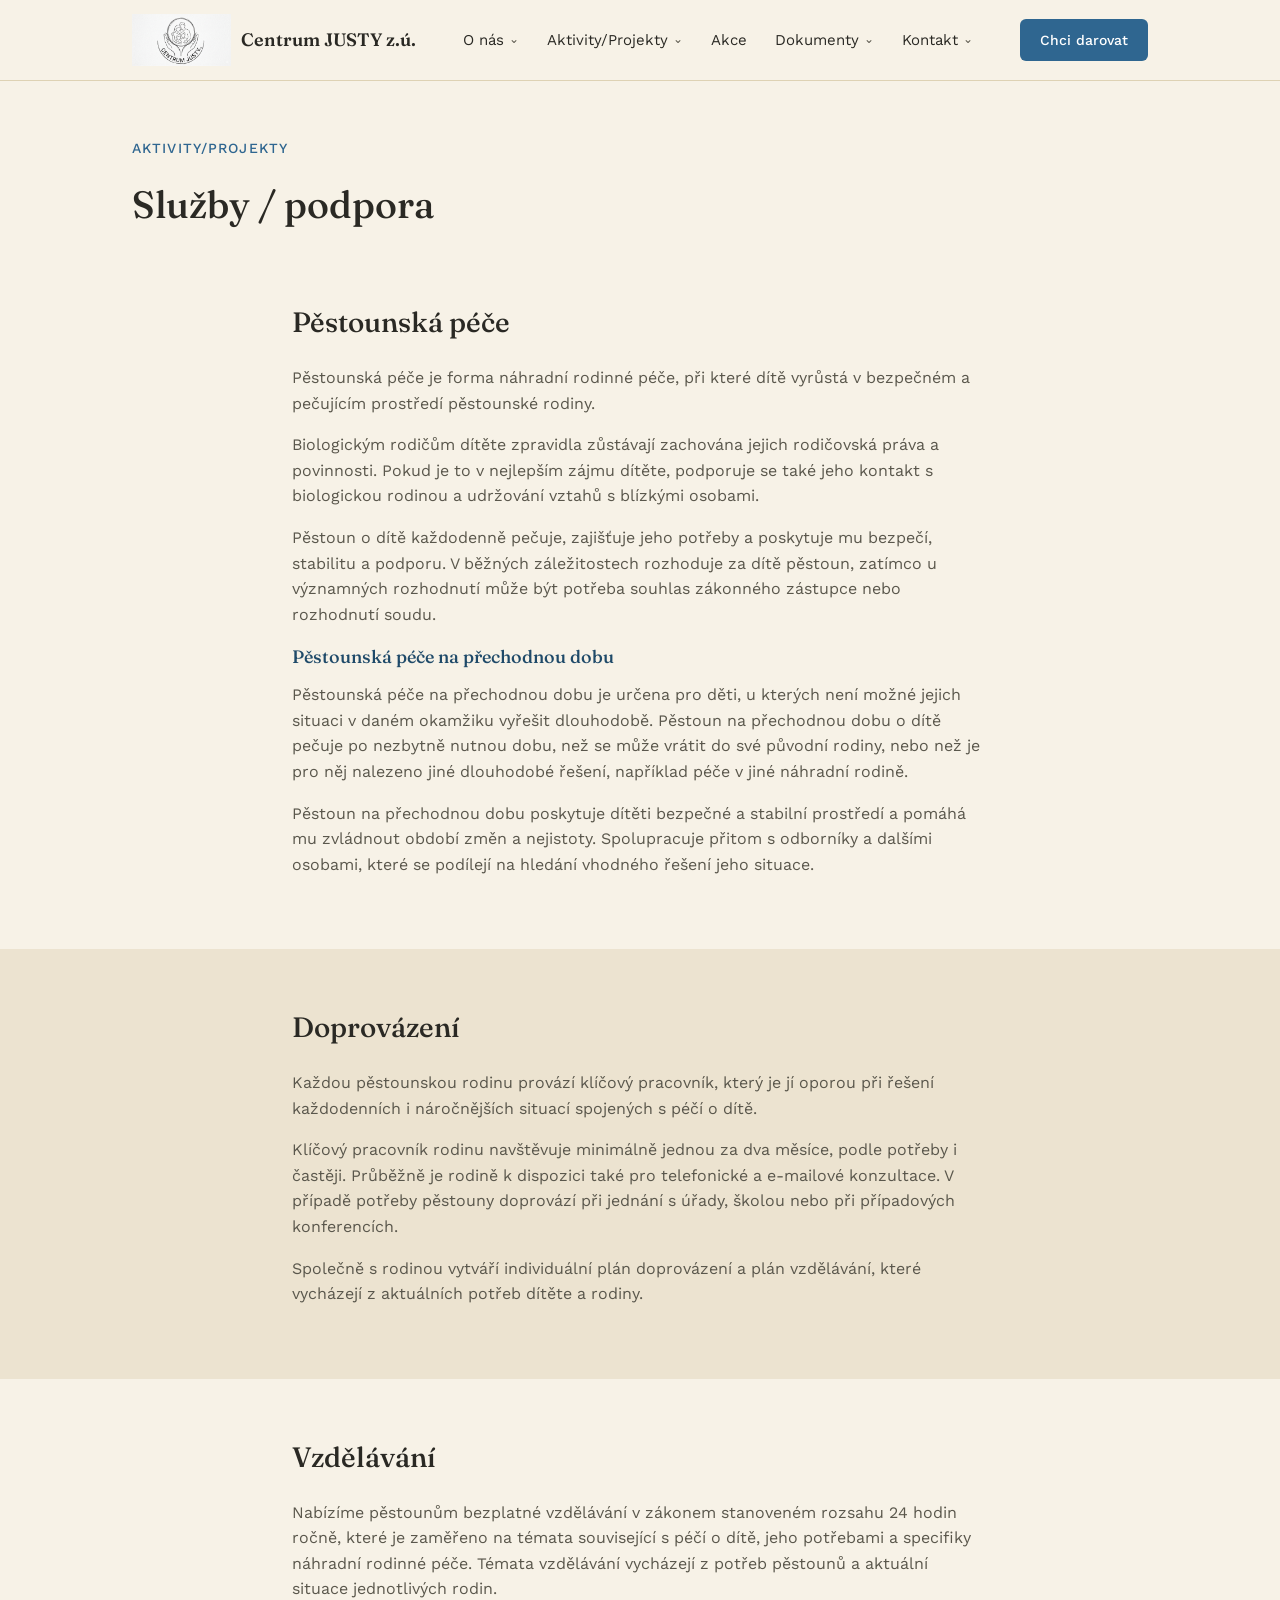
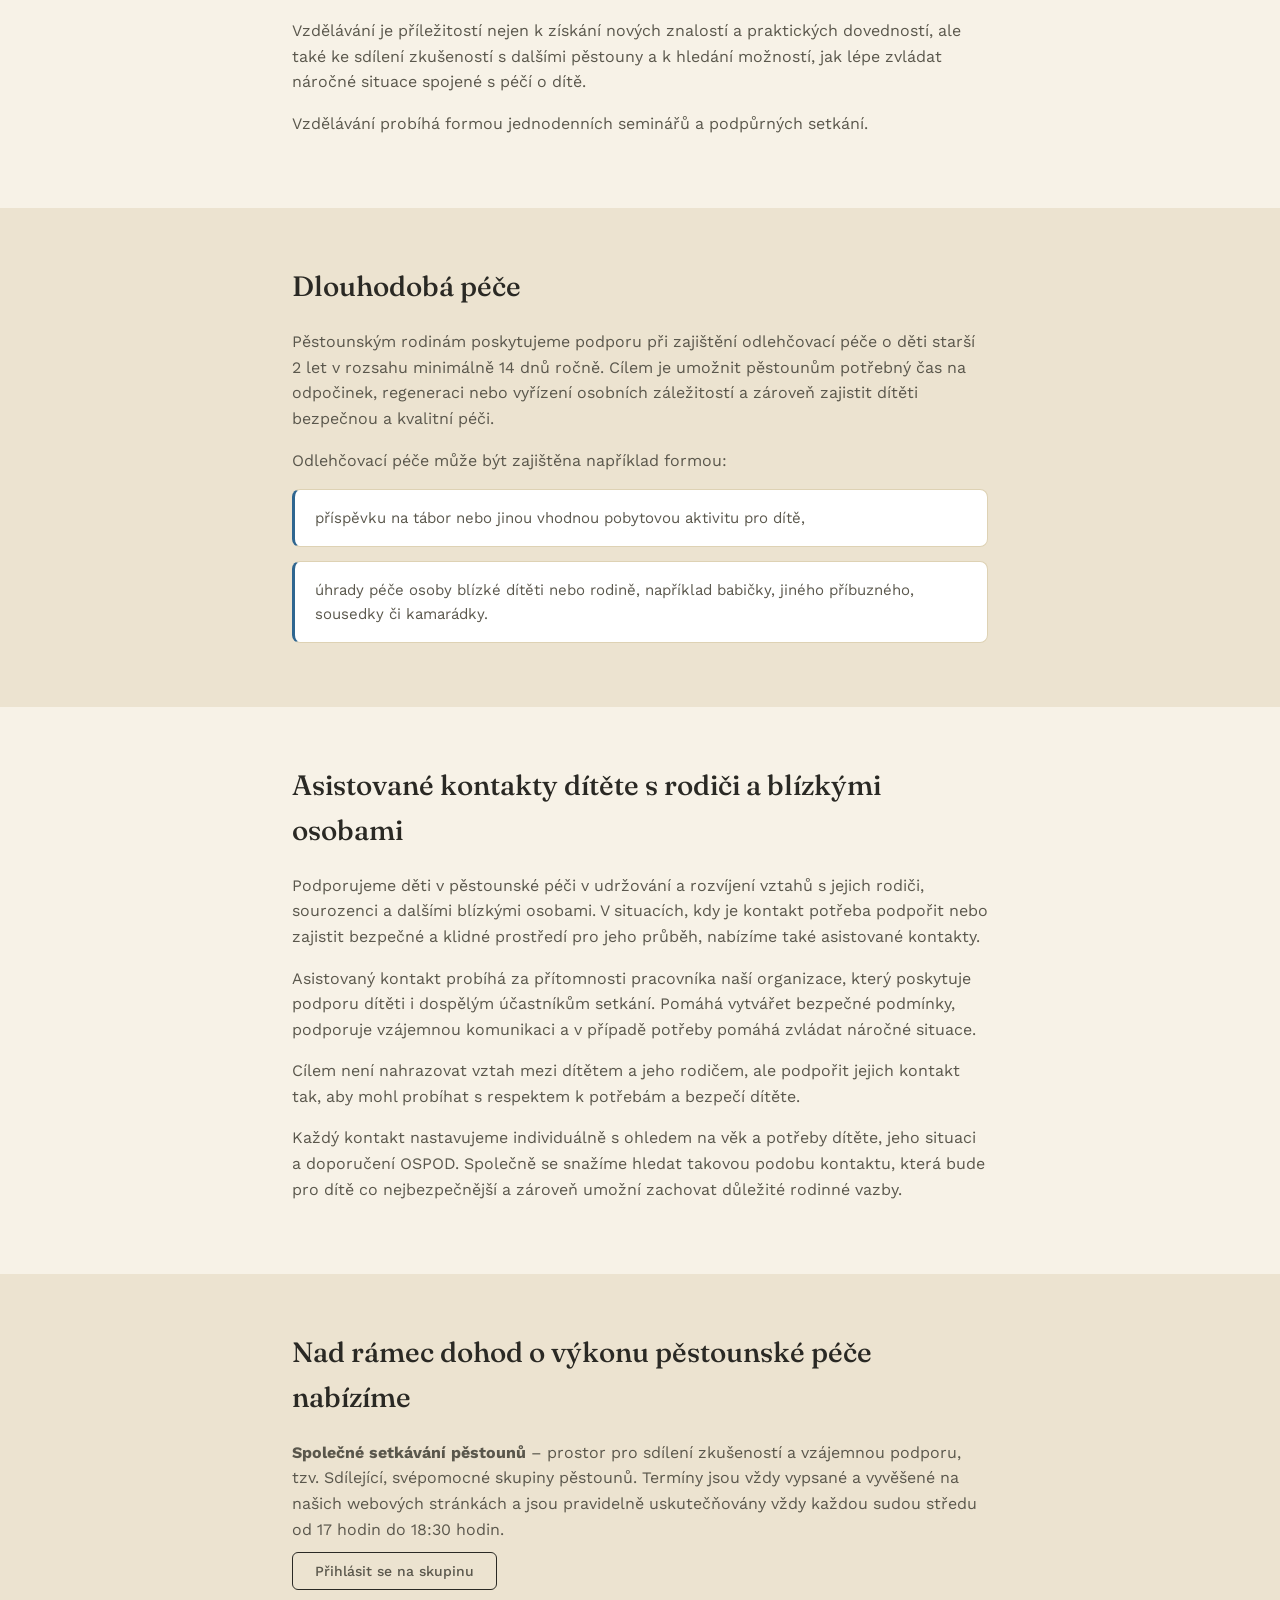
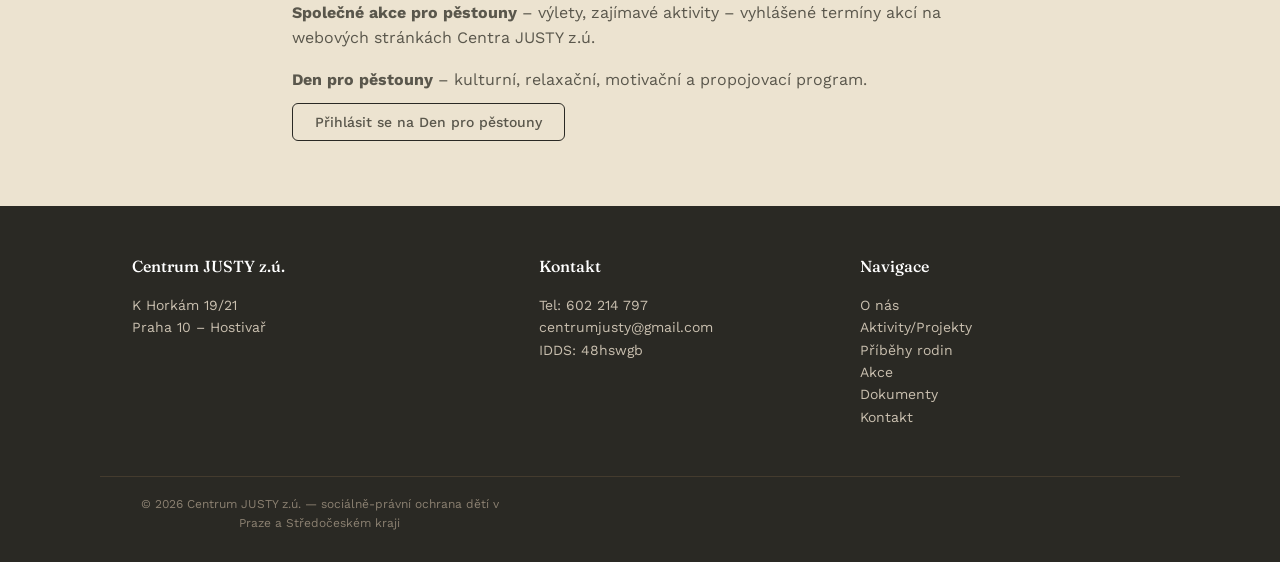
<file: aktivity-projekty.html>
<!DOCTYPE html>
<html lang="cs">
<head>
<meta charset="UTF-8">
<title>Aktivity/Projekty — Centrum JUSTY z.ú.</title>
<meta name="viewport" content="width=device-width, initial-scale=1">
<link rel="preconnect" href="https://fonts.googleapis.com">
<link href="https://fonts.googleapis.com/css2?family=Fraunces:opsz,wght@9..144,400;9..144,500;9..144,600&family=Work+Sans:wght@400;500;600&display=swap" rel="stylesheet">
<link rel="icon" href="favicon.ico" sizes="any">
<link rel="icon" type="image/png" sizes="32x32" href="favicon-32.png">
<link rel="apple-touch-icon" href="apple-touch-icon.png">
<link rel="manifest" href="site.webmanifest">
<meta name="theme-color" content="#F7F2E7">
<link rel="stylesheet" href="assets/style.css">
</head>
<body>

<header>
  <div class="wrap headrow">
    <a href="index.html" class="brand"><img src="assets/logo.png" alt="logo"><span>Centrum JUSTY z.ú.</span></a>
    <button class="nav-toggle" type="button" aria-label="Menu" aria-expanded="false" aria-controls="main-nav"><span></span><span></span><span></span></button>
    <nav id="main-nav">
      <div class="has-dropdown">
        <a href="o-nas.html" class="drop-trigger">O nás<span class="caret">⌄</span></a>
        <div class="dropdown">
          <div class="dropdown-inner">
            <a href="o-nas.html#kdo-jsme">Kdo jsme</a>
            <a href="o-nas.html#poslani">Poslání</a>
            <a href="o-nas.html#komu-sluzby">Komu jsou naše služby určeny</a>
            <a href="o-nas.html#zasady">Zásady</a>
            <a href="o-nas.html#nas-tym">Náš tým</a>
            <a href="o-nas.html#eticky-kodex">Etický kodex</a>
          </div>
        </div>
      </div>
      <div class="has-dropdown">
        <a href="aktivity-projekty.html" class="drop-trigger">Aktivity/Projekty<span class="caret">⌄</span></a>
        <div class="dropdown">
          <div class="dropdown-inner">
            <a href="aktivity-projekty.html#pestounska-pece">Pěstounská péče</a>
            <a href="aktivity-projekty.html#doprovazeni">Doprovázení</a>
            <a href="aktivity-projekty.html#vzdelavani">Vzdělávání</a>
            <a href="aktivity-projekty.html#dlouhodoba-pece">Dlouhodobá péče</a>
            <a href="aktivity-projekty.html#asistovane-kontakty">Asistované kontakty dítěte s rodiči a blízkými osobami</a>
            <a href="aktivity-projekty.html#nad-ramec-dohod">Nad rámec dohod</a>
          </div>
        </div>
      </div>
      <a class="nav-link" href="akce.html">Akce</a>
      <div class="has-dropdown">
        <a href="dokumenty.html" class="drop-trigger">Dokumenty<span class="caret">⌄</span></a>
        <div class="dropdown">
          <div class="dropdown-inner">
            <a href="assets/dokumenty/gdpr-klienti.pdf" target="_blank" rel="noopener">GDPR – klienti</a>
            <a href="assets/dokumenty/gdpr-ostatni.pdf" target="_blank" rel="noopener">GDPR – ostatní</a>
            <a href="assets/dokumenty/vop-dary.pdf" target="_blank" rel="noopener">Všeobecné podmínky pro poskytování darů</a>
            <a href="assets/dokumenty/rozhodnuti-s-potvrzenim-pravni-moci.pdf" target="_blank" rel="noopener">Pověření o výkonu</a>
            <a href="assets/dokumenty/harmonogram-vzdelavani-psychohygiena.pdf" target="_blank" rel="noopener">Harmonogram vzdělávání – Psychohygiena pěstouna</a>
          </div>
        </div>
      </div>
      <div class="has-dropdown">
        <a href="kontakt.html" class="drop-trigger">Kontakt<span class="caret">⌄</span></a>
        <div class="dropdown">
          <div class="dropdown-inner">
            <a href="kontakt.html#kontakt">Kontakt</a>
            <a href="kontakt.html#jak-se-dostanete">Jak se k nám dostanete</a>
            <a href="jak-to-u-nas-vypada.html">Jak to u nás vypadá</a>
          </div>
        </div>
      </div>
      <a class="cta nav-cta" href="index.html#darovat">Chci darovat</a>
    </nav>
    <a class="cta head-cta" href="index.html#darovat">Chci darovat</a>
  </div>
</header>

<section class="page-title">
  <div class="wrap">
    <div class="kicker">Aktivity/Projekty</div>
    <h1>Služby / podpora</h1>
  </div>
</section>

<section id="pestounska-pece">
  <div class="wrap intro-wrap">
    <h2>Pěstounská péče</h2>
    <p>Pěstounská péče je forma náhradní rodinné péče, při které dítě vyrůstá v bezpečném a pečujícím prostředí pěstounské rodiny.</p>
    <p>Biologickým rodičům dítěte zpravidla zůstávají zachována jejich rodičovská práva a povinnosti. Pokud je to v nejlepším zájmu dítěte, podporuje se také jeho kontakt s biologickou rodinou a udržování vztahů s blízkými osobami.</p>
    <p>Pěstoun o dítě každodenně pečuje, zajišťuje jeho potřeby a poskytuje mu bezpečí, stabilitu a podporu. V běžných záležitostech rozhoduje za dítě pěstoun, zatímco u významných rozhodnutí může být potřeba souhlas zákonného zástupce nebo rozhodnutí soudu.</p>
    <div class="principle">
      <h3>Pěstounská péče na přechodnou dobu</h3>
      <p>Pěstounská péče na přechodnou dobu je určena pro děti, u kterých není možné jejich situaci v daném okamžiku vyřešit dlouhodobě. Pěstoun na přechodnou dobu o dítě pečuje po nezbytně nutnou dobu, než se může vrátit do své původní rodiny, nebo než je pro něj nalezeno jiné dlouhodobé řešení, například péče v jiné náhradní rodině.</p>
      <p>Pěstoun na přechodnou dobu poskytuje dítěti bezpečné a stabilní prostředí a pomáhá mu zvládnout období změn a nejistoty. Spolupracuje přitom s odborníky a dalšími osobami, které se podílejí na hledání vhodného řešení jeho situace.</p>
    </div>
  </div>
</section>

<section id="doprovazeni" class="projects">
  <div class="wrap intro-wrap">
    <h2>Doprovázení</h2>
    <p>Každou pěstounskou rodinu provází klíčový pracovník, který je jí oporou při řešení každodenních i náročnějších situací spojených s péčí o dítě.</p>
    <p>Klíčový pracovník rodinu navštěvuje minimálně jednou za dva měsíce, podle potřeby i častěji. Průběžně je rodině k dispozici také pro telefonické a e-mailové konzultace. V případě potřeby pěstouny doprovází při jednání s úřady, školou nebo při případových konferencích.</p>
    <p>Společně s rodinou vytváří individuální plán doprovázení a plán vzdělávání, které vycházejí z aktuálních potřeb dítěte a rodiny.</p>
  </div>
</section>

<section id="vzdelavani">
  <div class="wrap intro-wrap">
    <h2>Vzdělávání</h2>
    <p>Nabízíme pěstounům bezplatné vzdělávání v zákonem stanoveném rozsahu 24 hodin ročně, které je zaměřeno na témata související s péčí o dítě, jeho potřebami a specifiky náhradní rodinné péče. Témata vzdělávání vycházejí z potřeb pěstounů a aktuální situace jednotlivých rodin.</p>
    <p>Vzdělávání je příležitostí nejen k získání nových znalostí a praktických dovedností, ale také ke sdílení zkušeností s dalšími pěstouny a k hledání možností, jak lépe zvládat náročné situace spojené s péčí o dítě.</p>
    <p>Vzdělávání probíhá formou jednodenních seminářů a podpůrných setkání.</p>
  </div>
</section>

<section id="dlouhodoba-pece" class="projects">
  <div class="wrap intro-wrap">
    <h2>Dlouhodobá péče</h2>
    <p>Pěstounským rodinám poskytujeme podporu při zajištění odlehčovací péče o děti starší 2 let v rozsahu minimálně 14 dnů ročně. Cílem je umožnit pěstounům potřebný čas na odpočinek, regeneraci nebo vyřízení osobních záležitostí a zároveň zajistit dítěti bezpečnou a kvalitní péči.</p>
    <p>Odlehčovací péče může být zajištěna například formou:</p>
    <ul class="goals">
      <li>příspěvku na tábor nebo jinou vhodnou pobytovou aktivitu pro dítě,</li>
      <li>úhrady péče osoby blízké dítěti nebo rodině, například babičky, jiného příbuzného, sousedky či kamarádky.</li>
    </ul>
  </div>
</section>

<section id="asistovane-kontakty">
  <div class="wrap intro-wrap">
    <h2>Asistované kontakty dítěte s rodiči a blízkými osobami</h2>
    <p>Podporujeme děti v pěstounské péči v udržování a rozvíjení vztahů s jejich rodiči, sourozenci a dalšími blízkými osobami. V situacích, kdy je kontakt potřeba podpořit nebo zajistit bezpečné a klidné prostředí pro jeho průběh, nabízíme také asistované kontakty.</p>
    <p>Asistovaný kontakt probíhá za přítomnosti pracovníka naší organizace, který poskytuje podporu dítěti i dospělým účastníkům setkání. Pomáhá vytvářet bezpečné podmínky, podporuje vzájemnou komunikaci a v případě potřeby pomáhá zvládat náročné situace.</p>
    <p>Cílem není nahrazovat vztah mezi dítětem a jeho rodičem, ale podpořit jejich kontakt tak, aby mohl probíhat s respektem k potřebám a bezpečí dítěte.</p>
    <p>Každý kontakt nastavujeme individuálně s ohledem na věk a potřeby dítěte, jeho situaci a doporučení OSPOD. Společně se snažíme hledat takovou podobu kontaktu, která bude pro dítě co nejbezpečnější a zároveň umožní zachovat důležité rodinné vazby.</p>
  </div>
</section>

<section id="nad-ramec-dohod" class="projects">
  <div class="wrap intro-wrap">
    <h2>Nad rámec dohod o výkonu pěstounské péče nabízíme</h2>
    <p><strong>Společné setkávání pěstounů</strong> – prostor pro sdílení zkušeností a vzájemnou podporu, tzv. Sdílející, svépomocné skupiny pěstounů. Termíny jsou vždy vypsané a vyvěšené na našich webových stránkách a jsou pravidelně uskutečňovány vždy každou sudou středu od 17 hodin do 18:30 hodin.</p>
    <p><a class="btn-outline" href="#prihlaska-skupina" data-toggle-form="prihlaska-skupina" role="button">Přihlásit se na skupinu</a></p>
    <form class="signup-form" id="prihlaska-skupina" hidden>
      <input type="hidden" name="subject" value="Přihláška na sdílející skupinu pěstounů – web Centrum JUSTY">
      <input type="hidden" name="from_name" value="Web Centrum JUSTY z.ú.">
      <input type="hidden" name="Přihláška na" value="Sdílející skupina pěstounů">
      <input type="checkbox" name="botcheck" style="display:none" tabindex="-1" autocomplete="off">
      <div class="form-grid">
        <div class="form-field"><label for="prihlaska-skupina-jmeno">Jméno</label><input type="text" id="prihlaska-skupina-jmeno" name="Jméno" required></div>
        <div class="form-field"><label for="prihlaska-skupina-prijmeni">Příjmení</label><input type="text" id="prihlaska-skupina-prijmeni" name="Příjmení" required></div>
        <div class="form-field"><label for="prihlaska-skupina-telefon">Telefon</label><input type="tel" id="prihlaska-skupina-telefon" name="Telefon" required></div>
        <div class="form-field"><label for="prihlaska-skupina-email">E-mail</label><input type="email" id="prihlaska-skupina-email" name="E-mail" required></div>
      </div>
      <div class="form-field" style="margin-top:16px"><label for="prihlaska-skupina-pozn">Poznámka (nepovinné)</label><input type="text" id="prihlaska-skupina-pozn" name="Poznámka"></div>
      <label class="consent"><input type="checkbox" required> <span>Beru na vědomí <a href="assets/dokumenty/gdpr-ostatni.pdf" target="_blank" rel="noopener">zásady zpracování osobních údajů</a>.</span></label>
      <button type="submit" class="cta" style="margin-top:18px;">Odeslat přihlášku</button>
      <p class="form-status donate-note" role="status"></p>
    </form>

    <p><strong>Společné akce pro pěstouny</strong> – výlety, zajímavé aktivity – vyhlášené termíny akcí na webových stránkách Centra JUSTY z.ú.</p>
    <p><strong>Den pro pěstouny</strong> – kulturní, relaxační, motivační a propojovací program.</p>
    <p><a class="btn-outline" href="#prihlaska-den" data-toggle-form="prihlaska-den" role="button">Přihlásit se na Den pro pěstouny</a></p>
    <form class="signup-form" id="prihlaska-den" hidden>
      <input type="hidden" name="subject" value="Přihláška na Den pro pěstouny – web Centrum JUSTY">
      <input type="hidden" name="from_name" value="Web Centrum JUSTY z.ú.">
      <input type="hidden" name="Přihláška na" value="Den pro pěstouny">
      <input type="checkbox" name="botcheck" style="display:none" tabindex="-1" autocomplete="off">
      <div class="form-grid">
        <div class="form-field"><label for="prihlaska-den-jmeno">Jméno</label><input type="text" id="prihlaska-den-jmeno" name="Jméno" required></div>
        <div class="form-field"><label for="prihlaska-den-prijmeni">Příjmení</label><input type="text" id="prihlaska-den-prijmeni" name="Příjmení" required></div>
        <div class="form-field"><label for="prihlaska-den-telefon">Telefon</label><input type="tel" id="prihlaska-den-telefon" name="Telefon" required></div>
        <div class="form-field"><label for="prihlaska-den-email">E-mail</label><input type="email" id="prihlaska-den-email" name="E-mail" required></div>
      </div>
      <div class="form-field" style="margin-top:16px"><label for="prihlaska-den-pozn">Poznámka (nepovinné)</label><input type="text" id="prihlaska-den-pozn" name="Poznámka"></div>
      <label class="consent"><input type="checkbox" required> <span>Beru na vědomí <a href="assets/dokumenty/gdpr-ostatni.pdf" target="_blank" rel="noopener">zásady zpracování osobních údajů</a>.</span></label>
      <button type="submit" class="cta" style="margin-top:18px;">Odeslat přihlášku</button>
      <p class="form-status donate-note" role="status"></p>
    </form>

  </div>
</section>
<footer>
  <div class="wrap">
    <div>
      <h3>Centrum JUSTY z.ú.</h3>
      <p>K Horkám 19/21<br>Praha 10 – Hostivař</p>
    </div>
    <div>
      <h3>Kontakt</h3>
      <p>Tel: 602 214 797<br>centrumjusty@gmail.com<br>IDDS: 48hswgb</p>
    </div>
    <div>
      <h3>Navigace</h3>
      <p><a href="o-nas.html">O nás</a><br><a href="aktivity-projekty.html">Aktivity/Projekty</a><br><a href="index.html#pribehy">Příběhy rodin</a><br><a href="akce.html">Akce</a><br><a href="dokumenty.html">Dokumenty</a><br><a href="kontakt.html">Kontakt</a></p>
    </div>
  </div>
  <div class="foot-bottom wrap">© 2026 Centrum JUSTY z.ú. — sociálně-právní ochrana dětí v Praze a Středočeském kraji</div>
</footer>

<script src="assets/nav.js" defer></script>
<script src="assets/forms.js" defer></script>
</body>
</html>
</file>
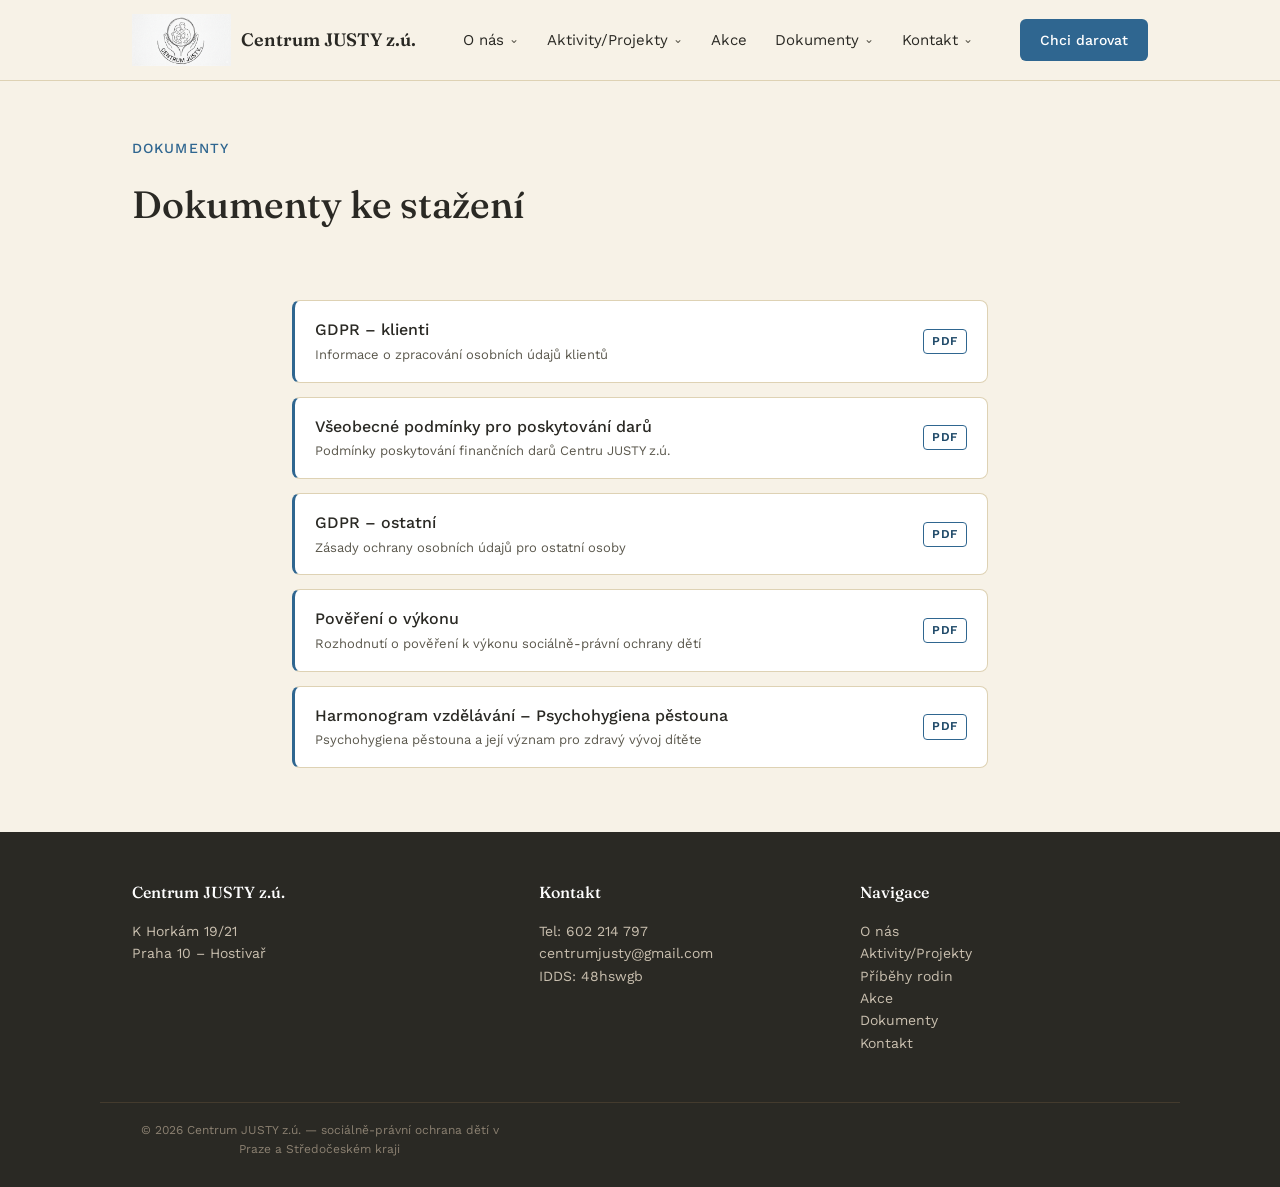
<file: dokumenty.html>
<!DOCTYPE html>
<html lang="cs">
<head>
<meta charset="UTF-8">
<title>Dokumenty — Centrum JUSTY z.ú.</title>
<meta name="viewport" content="width=device-width, initial-scale=1">
<link rel="preconnect" href="https://fonts.googleapis.com">
<link href="https://fonts.googleapis.com/css2?family=Fraunces:opsz,wght@9..144,400;9..144,500;9..144,600&family=Work+Sans:wght@400;500;600&display=swap" rel="stylesheet">
<link rel="icon" href="favicon.ico" sizes="any">
<link rel="icon" type="image/png" sizes="32x32" href="favicon-32.png">
<link rel="apple-touch-icon" href="apple-touch-icon.png">
<link rel="manifest" href="site.webmanifest">
<meta name="theme-color" content="#F7F2E7">
<link rel="stylesheet" href="assets/style.css">
</head>
<body>

<header>
  <div class="wrap headrow">
    <a href="index.html" class="brand"><img src="assets/logo.png" alt="logo"><span>Centrum JUSTY z.ú.</span></a>
    <button class="nav-toggle" type="button" aria-label="Menu" aria-expanded="false" aria-controls="main-nav"><span></span><span></span><span></span></button>
    <nav id="main-nav">
      <div class="has-dropdown">
        <a href="o-nas.html" class="drop-trigger">O nás<span class="caret">⌄</span></a>
        <div class="dropdown">
          <div class="dropdown-inner">
            <a href="o-nas.html#kdo-jsme">Kdo jsme</a>
            <a href="o-nas.html#poslani">Poslání</a>
            <a href="o-nas.html#komu-sluzby">Komu jsou naše služby určeny</a>
            <a href="o-nas.html#zasady">Zásady</a>
            <a href="o-nas.html#nas-tym">Náš tým</a>
            <a href="o-nas.html#eticky-kodex">Etický kodex</a>
          </div>
        </div>
      </div>
      <div class="has-dropdown">
        <a href="aktivity-projekty.html" class="drop-trigger">Aktivity/Projekty<span class="caret">⌄</span></a>
        <div class="dropdown">
          <div class="dropdown-inner">
            <a href="aktivity-projekty.html#pestounska-pece">Pěstounská péče</a>
            <a href="aktivity-projekty.html#doprovazeni">Doprovázení</a>
            <a href="aktivity-projekty.html#vzdelavani">Vzdělávání</a>
            <a href="aktivity-projekty.html#dlouhodoba-pece">Dlouhodobá péče</a>
            <a href="aktivity-projekty.html#asistovane-kontakty">Asistované kontakty dítěte s rodiči a blízkými osobami</a>
            <a href="aktivity-projekty.html#nad-ramec-dohod">Nad rámec dohod</a>
          </div>
        </div>
      </div>
      <a class="nav-link" href="akce.html">Akce</a>
      <div class="has-dropdown">
        <a href="dokumenty.html" class="drop-trigger">Dokumenty<span class="caret">⌄</span></a>
        <div class="dropdown">
          <div class="dropdown-inner">
            <a href="assets/dokumenty/gdpr-klienti.pdf" target="_blank" rel="noopener">GDPR – klienti</a>
            <a href="assets/dokumenty/gdpr-ostatni.pdf" target="_blank" rel="noopener">GDPR – ostatní</a>
            <a href="assets/dokumenty/vop-dary.pdf" target="_blank" rel="noopener">Všeobecné podmínky pro poskytování darů</a>
            <a href="assets/dokumenty/rozhodnuti-s-potvrzenim-pravni-moci.pdf" target="_blank" rel="noopener">Pověření o výkonu</a>
            <a href="assets/dokumenty/harmonogram-vzdelavani-psychohygiena.pdf" target="_blank" rel="noopener">Harmonogram vzdělávání – Psychohygiena pěstouna</a>
          </div>
        </div>
      </div>
      <div class="has-dropdown">
        <a href="kontakt.html" class="drop-trigger">Kontakt<span class="caret">⌄</span></a>
        <div class="dropdown">
          <div class="dropdown-inner">
            <a href="kontakt.html#kontakt">Kontakt</a>
            <a href="kontakt.html#jak-se-dostanete">Jak se k nám dostanete</a>
            <a href="jak-to-u-nas-vypada.html">Jak to u nás vypadá</a>
          </div>
        </div>
      </div>
      <a class="cta nav-cta" href="index.html#darovat">Chci darovat</a>
    </nav>
    <a class="cta head-cta" href="index.html#darovat">Chci darovat</a>
  </div>
</header>

<section class="page-title">
  <div class="wrap">
    <div class="kicker">Dokumenty</div>
    <h1>Dokumenty ke stažení</h1>
  </div>
</section>

<section id="dokumenty">
  <div class="wrap intro-wrap">
    <ul class="goals docs">
      <li><a href="assets/dokumenty/gdpr-klienti.pdf" target="_blank" rel="noopener"><span class="doc-text"><strong>GDPR – klienti</strong><small>Informace o zpracování osobních údajů klientů</small></span><span class="doc-tag">PDF</span></a></li>
      <li><a href="assets/dokumenty/vop-dary.pdf" target="_blank" rel="noopener"><span class="doc-text"><strong>Všeobecné podmínky pro poskytování darů</strong><small>Podmínky poskytování finančních darů Centru JUSTY z.ú.</small></span><span class="doc-tag">PDF</span></a></li>
      <li><a href="assets/dokumenty/gdpr-ostatni.pdf" target="_blank" rel="noopener"><span class="doc-text"><strong>GDPR – ostatní</strong><small>Zásady ochrany osobních údajů pro ostatní osoby</small></span><span class="doc-tag">PDF</span></a></li>
      <li><a href="assets/dokumenty/rozhodnuti-s-potvrzenim-pravni-moci.pdf" target="_blank" rel="noopener"><span class="doc-text"><strong>Pověření o výkonu</strong><small>Rozhodnutí o pověření k výkonu sociálně-právní ochrany dětí</small></span><span class="doc-tag">PDF</span></a></li>
      <li><a href="assets/dokumenty/harmonogram-vzdelavani-psychohygiena.pdf" target="_blank" rel="noopener"><span class="doc-text"><strong>Harmonogram vzdělávání – Psychohygiena pěstouna</strong><small>Psychohygiena pěstouna a její význam pro zdravý vývoj dítěte</small></span><span class="doc-tag">PDF</span></a></li>
    </ul>
  </div>
</section>

<footer>
  <div class="wrap">
    <div>
      <h3>Centrum JUSTY z.ú.</h3>
      <p>K Horkám 19/21<br>Praha 10 – Hostivař</p>
    </div>
    <div>
      <h3>Kontakt</h3>
      <p>Tel: 602 214 797<br>centrumjusty@gmail.com<br>IDDS: 48hswgb</p>
    </div>
    <div>
      <h3>Navigace</h3>
      <p><a href="o-nas.html">O nás</a><br><a href="aktivity-projekty.html">Aktivity/Projekty</a><br><a href="index.html#pribehy">Příběhy rodin</a><br><a href="akce.html">Akce</a><br><a href="dokumenty.html">Dokumenty</a><br><a href="kontakt.html">Kontakt</a></p>
    </div>
  </div>
  <div class="foot-bottom wrap">© 2026 Centrum JUSTY z.ú. — sociálně-právní ochrana dětí v Praze a Středočeském kraji</div>
</footer>

<script src="assets/nav.js" defer></script>
</body>
</html>
</file>
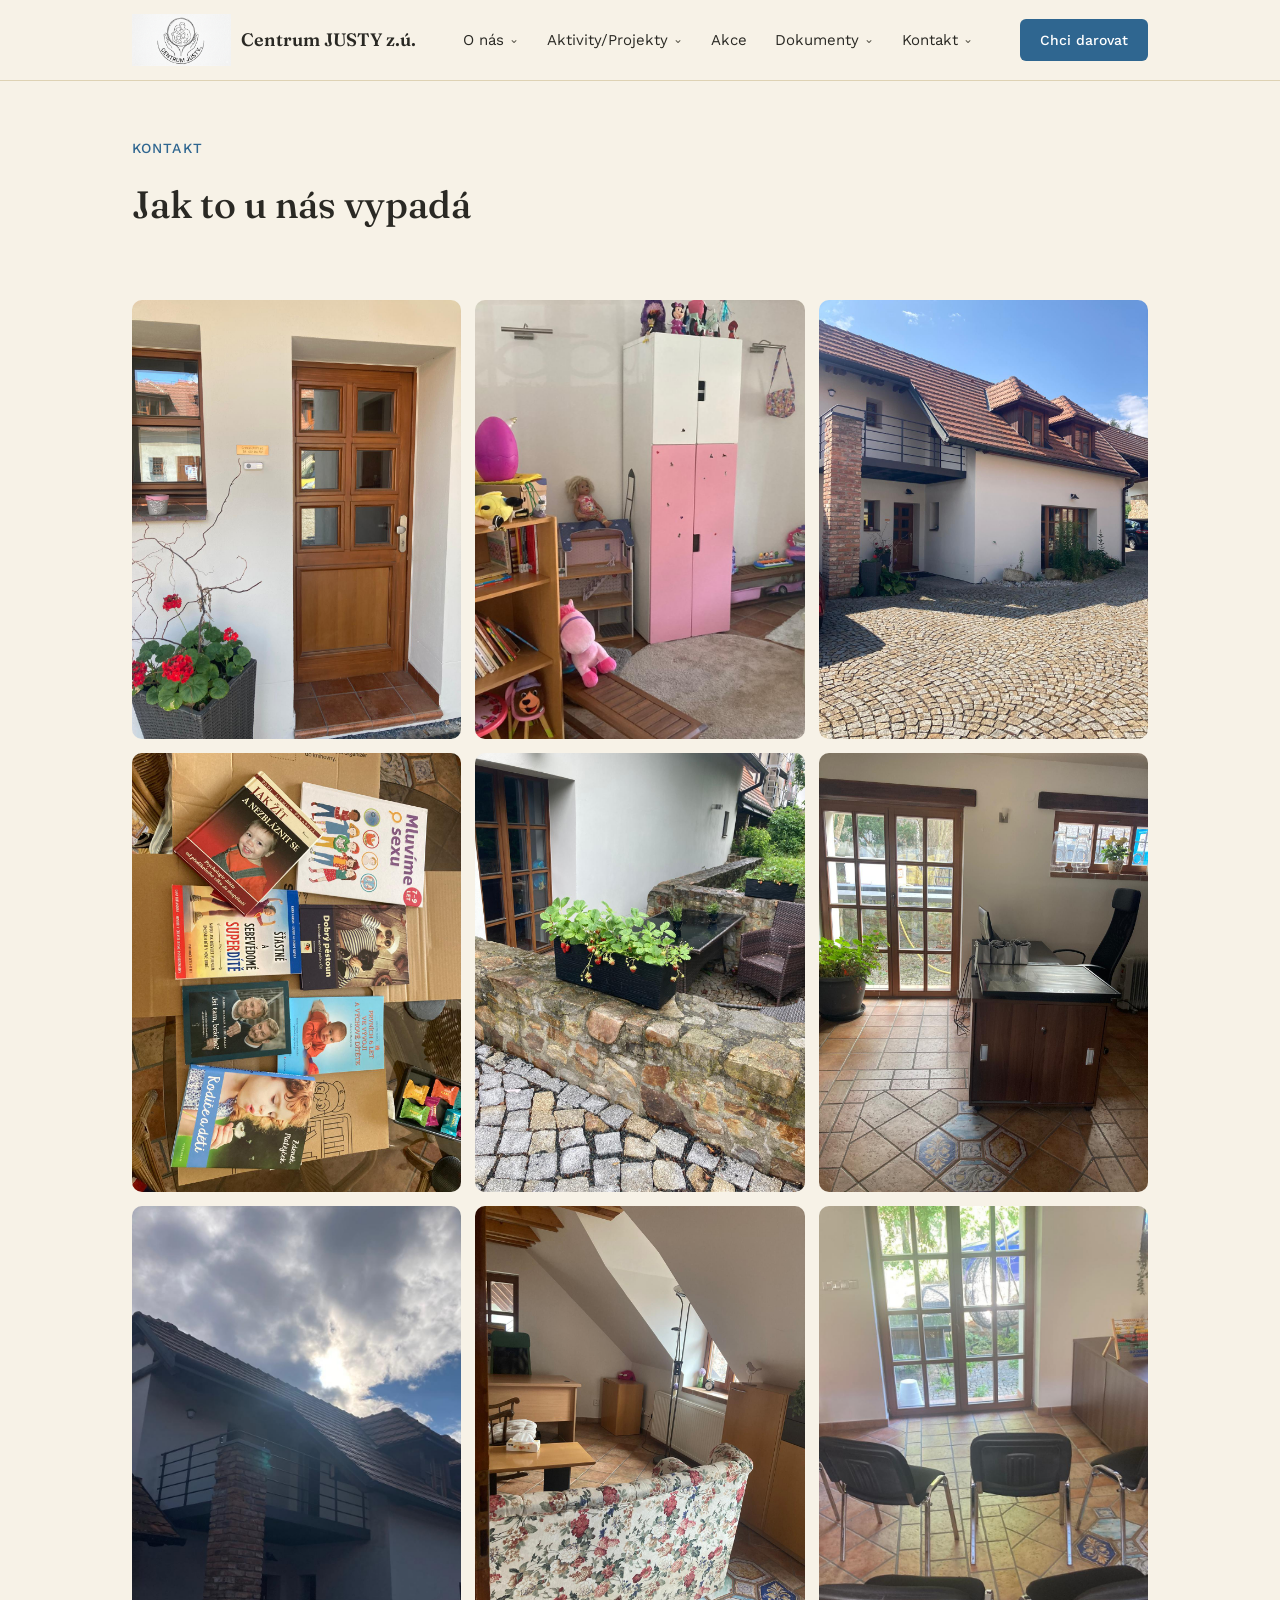
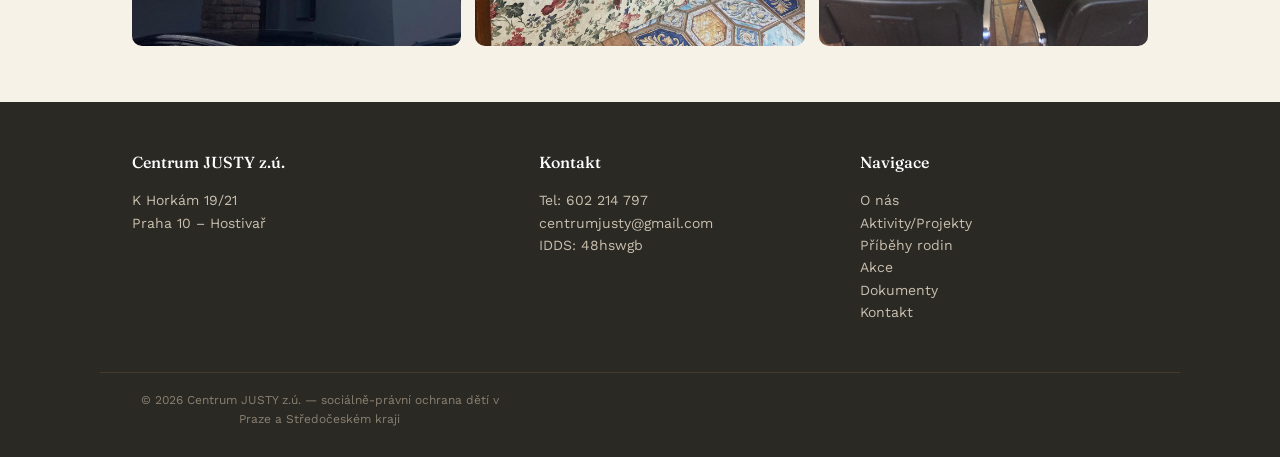
<file: jak-to-u-nas-vypada.html>
<!DOCTYPE html>
<html lang="cs">
<head>
<meta charset="UTF-8">
<title>Jak to u nás vypadá — Centrum JUSTY z.ú.</title>
<meta name="viewport" content="width=device-width, initial-scale=1">
<link rel="preconnect" href="https://fonts.googleapis.com">
<link href="https://fonts.googleapis.com/css2?family=Fraunces:opsz,wght@9..144,400;9..144,500;9..144,600&family=Work+Sans:wght@400;500;600&display=swap" rel="stylesheet">
<link rel="icon" href="favicon.ico" sizes="any">
<link rel="icon" type="image/png" sizes="32x32" href="favicon-32.png">
<link rel="apple-touch-icon" href="apple-touch-icon.png">
<link rel="manifest" href="site.webmanifest">
<meta name="theme-color" content="#F7F2E7">
<link rel="stylesheet" href="assets/style.css">
</head>
<body>

<header>
  <div class="wrap headrow">
    <a href="index.html" class="brand"><img src="assets/logo.png" alt="logo"><span>Centrum JUSTY z.ú.</span></a>
    <button class="nav-toggle" type="button" aria-label="Menu" aria-expanded="false" aria-controls="main-nav"><span></span><span></span><span></span></button>
    <nav id="main-nav">
      <div class="has-dropdown">
        <a href="o-nas.html" class="drop-trigger">O nás<span class="caret">⌄</span></a>
        <div class="dropdown">
          <div class="dropdown-inner">
            <a href="o-nas.html#kdo-jsme">Kdo jsme</a>
            <a href="o-nas.html#poslani">Poslání</a>
            <a href="o-nas.html#komu-sluzby">Komu jsou naše služby určeny</a>
            <a href="o-nas.html#zasady">Zásady</a>
            <a href="o-nas.html#nas-tym">Náš tým</a>
            <a href="o-nas.html#eticky-kodex">Etický kodex</a>
          </div>
        </div>
      </div>
      <div class="has-dropdown">
        <a href="aktivity-projekty.html" class="drop-trigger">Aktivity/Projekty<span class="caret">⌄</span></a>
        <div class="dropdown">
          <div class="dropdown-inner">
            <a href="aktivity-projekty.html#pestounska-pece">Pěstounská péče</a>
            <a href="aktivity-projekty.html#doprovazeni">Doprovázení</a>
            <a href="aktivity-projekty.html#vzdelavani">Vzdělávání</a>
            <a href="aktivity-projekty.html#dlouhodoba-pece">Dlouhodobá péče</a>
            <a href="aktivity-projekty.html#asistovane-kontakty">Asistované kontakty dítěte s rodiči a blízkými osobami</a>
            <a href="aktivity-projekty.html#nad-ramec-dohod">Nad rámec dohod</a>
          </div>
        </div>
      </div>
      <a class="nav-link" href="akce.html">Akce</a>
      <div class="has-dropdown">
        <a href="dokumenty.html" class="drop-trigger">Dokumenty<span class="caret">⌄</span></a>
        <div class="dropdown">
          <div class="dropdown-inner">
            <a href="assets/dokumenty/gdpr-klienti.pdf" target="_blank" rel="noopener">GDPR – klienti</a>
            <a href="assets/dokumenty/gdpr-ostatni.pdf" target="_blank" rel="noopener">GDPR – ostatní</a>
            <a href="assets/dokumenty/vop-dary.pdf" target="_blank" rel="noopener">Všeobecné podmínky pro poskytování darů</a>
            <a href="assets/dokumenty/rozhodnuti-s-potvrzenim-pravni-moci.pdf" target="_blank" rel="noopener">Pověření o výkonu</a>
            <a href="assets/dokumenty/harmonogram-vzdelavani-psychohygiena.pdf" target="_blank" rel="noopener">Harmonogram vzdělávání – Psychohygiena pěstouna</a>
          </div>
        </div>
      </div>
      <div class="has-dropdown">
        <a href="kontakt.html" class="drop-trigger">Kontakt<span class="caret">⌄</span></a>
        <div class="dropdown">
          <div class="dropdown-inner">
            <a href="kontakt.html#kontakt">Kontakt</a>
            <a href="kontakt.html#jak-se-dostanete">Jak se k nám dostanete</a>
            <a href="jak-to-u-nas-vypada.html">Jak to u nás vypadá</a>
          </div>
        </div>
      </div>
      <a class="cta nav-cta" href="index.html#darovat">Chci darovat</a>
    </nav>
    <a class="cta head-cta" href="index.html#darovat">Chci darovat</a>
  </div>
</header>

<section class="page-title">
  <div class="wrap">
    <div class="kicker">Kontakt</div>
    <h1>Jak to u nás vypadá</h1>
  </div>
</section>

<section>
  <div class="wrap">
    <div class="photo-grid">
      <a href="assets/foto/foto-1.jpg" target="_blank" rel="noopener"><img src="assets/foto/foto-1.jpg" alt="Centrum JUSTY z.ú. – fotografie prostor 1" loading="lazy"></a>
      <a href="assets/foto/foto-2.jpg" target="_blank" rel="noopener"><img src="assets/foto/foto-2.jpg" alt="Centrum JUSTY z.ú. – fotografie prostor 2" loading="lazy"></a>
      <a href="assets/foto/foto-3.jpg" target="_blank" rel="noopener"><img src="assets/foto/foto-3.jpg" alt="Centrum JUSTY z.ú. – fotografie prostor 3" loading="lazy"></a>
      <a href="assets/foto/foto-4.jpg" target="_blank" rel="noopener"><img src="assets/foto/foto-4.jpg" alt="Centrum JUSTY z.ú. – fotografie prostor 4" loading="lazy"></a>
      <a href="assets/foto/foto-5.jpg" target="_blank" rel="noopener"><img src="assets/foto/foto-5.jpg" alt="Centrum JUSTY z.ú. – fotografie prostor 5" loading="lazy"></a>
      <a href="assets/foto/foto-6.jpg" target="_blank" rel="noopener"><img src="assets/foto/foto-6.jpg" alt="Centrum JUSTY z.ú. – fotografie prostor 6" loading="lazy"></a>
      <a href="assets/foto/foto-7.jpg" target="_blank" rel="noopener"><img src="assets/foto/foto-7.jpg" alt="Centrum JUSTY z.ú. – fotografie prostor 7" loading="lazy"></a>
      <a href="assets/foto/foto-8.jpg" target="_blank" rel="noopener"><img src="assets/foto/foto-8.jpg" alt="Centrum JUSTY z.ú. – fotografie prostor 8" loading="lazy"></a>
      <a href="assets/foto/foto-9.jpg" target="_blank" rel="noopener"><img src="assets/foto/foto-9.jpg" alt="Centrum JUSTY z.ú. – fotografie prostor 9" loading="lazy"></a>
    </div>
  </div>
</section>

<footer>
  <div class="wrap">
    <div>
      <h3>Centrum JUSTY z.ú.</h3>
      <p>K Horkám 19/21<br>Praha 10 – Hostivař</p>
    </div>
    <div>
      <h3>Kontakt</h3>
      <p>Tel: 602 214 797<br>centrumjusty@gmail.com<br>IDDS: 48hswgb</p>
    </div>
    <div>
      <h3>Navigace</h3>
      <p><a href="o-nas.html">O nás</a><br><a href="aktivity-projekty.html">Aktivity/Projekty</a><br><a href="index.html#pribehy">Příběhy rodin</a><br><a href="akce.html">Akce</a><br><a href="dokumenty.html">Dokumenty</a><br><a href="kontakt.html">Kontakt</a></p>
    </div>
  </div>
  <div class="foot-bottom wrap">© 2026 Centrum JUSTY z.ú. — sociálně-právní ochrana dětí v Praze a Středočeském kraji</div>
</footer>

<script src="assets/nav.js" defer></script>
</body>
</html>
</file>
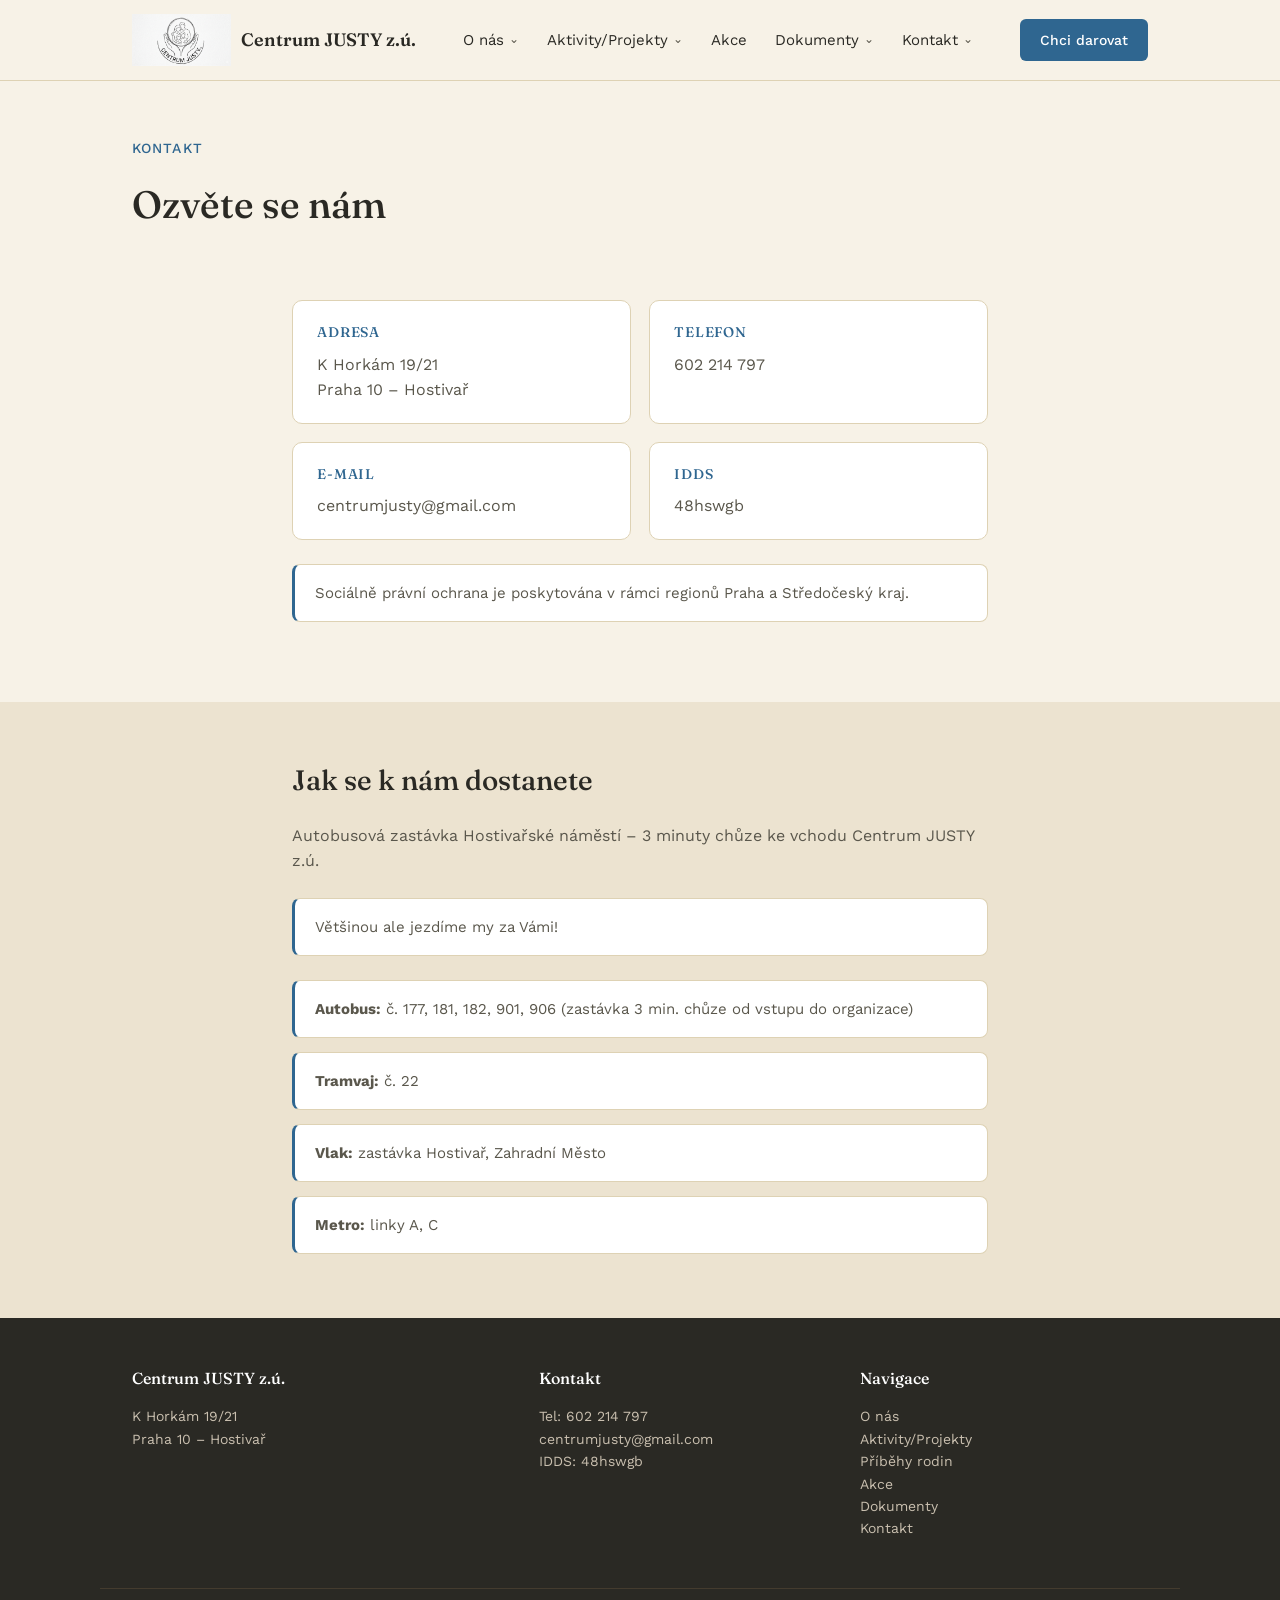
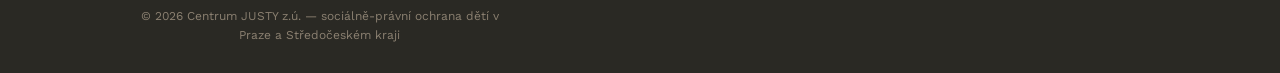
<file: kontakt.html>
<!DOCTYPE html>
<html lang="cs">
<head>
<meta charset="UTF-8">
<title>Kontakt — Centrum JUSTY z.ú.</title>
<meta name="viewport" content="width=device-width, initial-scale=1">
<link rel="preconnect" href="https://fonts.googleapis.com">
<link href="https://fonts.googleapis.com/css2?family=Fraunces:opsz,wght@9..144,400;9..144,500;9..144,600&family=Work+Sans:wght@400;500;600&display=swap" rel="stylesheet">
<link rel="icon" href="favicon.ico" sizes="any">
<link rel="icon" type="image/png" sizes="32x32" href="favicon-32.png">
<link rel="apple-touch-icon" href="apple-touch-icon.png">
<link rel="manifest" href="site.webmanifest">
<meta name="theme-color" content="#F7F2E7">
<link rel="stylesheet" href="assets/style.css">
<style>
  .contact-grid{display:grid;grid-template-columns:repeat(2,1fr);gap:18px;}
  .contact-card{background:#fff;border:1px solid var(--line);border-radius:10px;padding:20px 24px;}
  .contact-card h3{font-size:14px;text-transform:uppercase;letter-spacing:.06em;color:var(--sage-dark);margin-bottom:8px;}
  .contact-card p{margin:0;font-size:16px;color:var(--ink-soft);}
  .intro-wrap .callout{background:#fff;border:1px solid var(--line);border-left:3px solid var(--terracotta);border-radius:8px;padding:16px 20px;font-size:15px;color:var(--ink-soft);margin:24px 0;}
  @media (max-width:700px){ .contact-grid{grid-template-columns:1fr;} }
</style>
</head>
<body>

<header>
  <div class="wrap headrow">
    <a href="index.html" class="brand"><img src="assets/logo.png" alt="logo"><span>Centrum JUSTY z.ú.</span></a>
    <button class="nav-toggle" type="button" aria-label="Menu" aria-expanded="false" aria-controls="main-nav"><span></span><span></span><span></span></button>
    <nav id="main-nav">
      <div class="has-dropdown">
        <a href="o-nas.html" class="drop-trigger">O nás<span class="caret">⌄</span></a>
        <div class="dropdown">
          <div class="dropdown-inner">
            <a href="o-nas.html#kdo-jsme">Kdo jsme</a>
            <a href="o-nas.html#poslani">Poslání</a>
            <a href="o-nas.html#komu-sluzby">Komu jsou naše služby určeny</a>
            <a href="o-nas.html#zasady">Zásady</a>
            <a href="o-nas.html#nas-tym">Náš tým</a>
            <a href="o-nas.html#eticky-kodex">Etický kodex</a>
          </div>
        </div>
      </div>
      <div class="has-dropdown">
        <a href="aktivity-projekty.html" class="drop-trigger">Aktivity/Projekty<span class="caret">⌄</span></a>
        <div class="dropdown">
          <div class="dropdown-inner">
            <a href="aktivity-projekty.html#pestounska-pece">Pěstounská péče</a>
            <a href="aktivity-projekty.html#doprovazeni">Doprovázení</a>
            <a href="aktivity-projekty.html#vzdelavani">Vzdělávání</a>
            <a href="aktivity-projekty.html#dlouhodoba-pece">Dlouhodobá péče</a>
            <a href="aktivity-projekty.html#asistovane-kontakty">Asistované kontakty dítěte s rodiči a blízkými osobami</a>
            <a href="aktivity-projekty.html#nad-ramec-dohod">Nad rámec dohod</a>
          </div>
        </div>
      </div>
      <a class="nav-link" href="akce.html">Akce</a>
      <div class="has-dropdown">
        <a href="dokumenty.html" class="drop-trigger">Dokumenty<span class="caret">⌄</span></a>
        <div class="dropdown">
          <div class="dropdown-inner">
            <a href="assets/dokumenty/gdpr-klienti.pdf" target="_blank" rel="noopener">GDPR – klienti</a>
            <a href="assets/dokumenty/gdpr-ostatni.pdf" target="_blank" rel="noopener">GDPR – ostatní</a>
            <a href="assets/dokumenty/vop-dary.pdf" target="_blank" rel="noopener">Všeobecné podmínky pro poskytování darů</a>
            <a href="assets/dokumenty/rozhodnuti-s-potvrzenim-pravni-moci.pdf" target="_blank" rel="noopener">Pověření o výkonu</a>
            <a href="assets/dokumenty/harmonogram-vzdelavani-psychohygiena.pdf" target="_blank" rel="noopener">Harmonogram vzdělávání – Psychohygiena pěstouna</a>
          </div>
        </div>
      </div>
      <div class="has-dropdown">
        <a href="kontakt.html" class="drop-trigger">Kontakt<span class="caret">⌄</span></a>
        <div class="dropdown">
          <div class="dropdown-inner">
            <a href="kontakt.html#kontakt">Kontakt</a>
            <a href="kontakt.html#jak-se-dostanete">Jak se k nám dostanete</a>
            <a href="jak-to-u-nas-vypada.html">Jak to u nás vypadá</a>
          </div>
        </div>
      </div>
      <a class="cta nav-cta" href="index.html#darovat">Chci darovat</a>
    </nav>
    <a class="cta head-cta" href="index.html#darovat">Chci darovat</a>
  </div>
</header>

<section class="page-title">
  <div class="wrap">
    <div class="kicker">Kontakt</div>
    <h1>Ozvěte se nám</h1>
  </div>
</section>

<section id="kontakt">
  <div class="wrap intro-wrap">
    <div class="contact-grid">
      <div class="contact-card">
        <h3>Adresa</h3>
        <p>K Horkám 19/21<br>Praha 10 – Hostivař</p>
      </div>
      <div class="contact-card">
        <h3>Telefon</h3>
        <p>602 214 797</p>
      </div>
      <div class="contact-card">
        <h3>E-mail</h3>
        <p>centrumjusty@gmail.com</p>
      </div>
      <div class="contact-card">
        <h3>IDDS</h3>
        <p>48hswgb</p>
      </div>
    </div>
    <p class="callout">Sociálně právní ochrana je poskytována v rámci regionů Praha a Středočeský kraj.</p>
  </div>
</section>

<section id="jak-se-dostanete" class="projects">
  <div class="wrap intro-wrap">
    <h2>Jak se k nám dostanete</h2>
    <p>Autobusová zastávka Hostivařské náměstí – 3 minuty chůze ke vchodu Centrum JUSTY z.ú.</p>
    <p class="callout">Většinou ale jezdíme my za Vámi!</p>
    <ul class="goals">
      <li><strong>Autobus:</strong> č. 177, 181, 182, 901, 906 (zastávka 3 min. chůze od vstupu do organizace)</li>
      <li><strong>Tramvaj:</strong> č. 22</li>
      <li><strong>Vlak:</strong> zastávka Hostivař, Zahradní Město</li>
      <li><strong>Metro:</strong> linky A, C</li>
    </ul>
  </div>
</section>

<footer>
  <div class="wrap">
    <div>
      <h3>Centrum JUSTY z.ú.</h3>
      <p>K Horkám 19/21<br>Praha 10 – Hostivař</p>
    </div>
    <div>
      <h3>Kontakt</h3>
      <p>Tel: 602 214 797<br>centrumjusty@gmail.com<br>IDDS: 48hswgb</p>
    </div>
    <div>
      <h3>Navigace</h3>
      <p><a href="o-nas.html">O nás</a><br><a href="aktivity-projekty.html">Aktivity/Projekty</a><br><a href="index.html#pribehy">Příběhy rodin</a><br><a href="akce.html">Akce</a><br><a href="dokumenty.html">Dokumenty</a><br><a href="kontakt.html">Kontakt</a></p>
    </div>
  </div>
  <div class="foot-bottom wrap">© 2026 Centrum JUSTY z.ú. — sociálně-právní ochrana dětí v Praze a Středočeském kraji</div>
</footer>

<script src="assets/nav.js" defer></script>
</body>
</html>
</file>
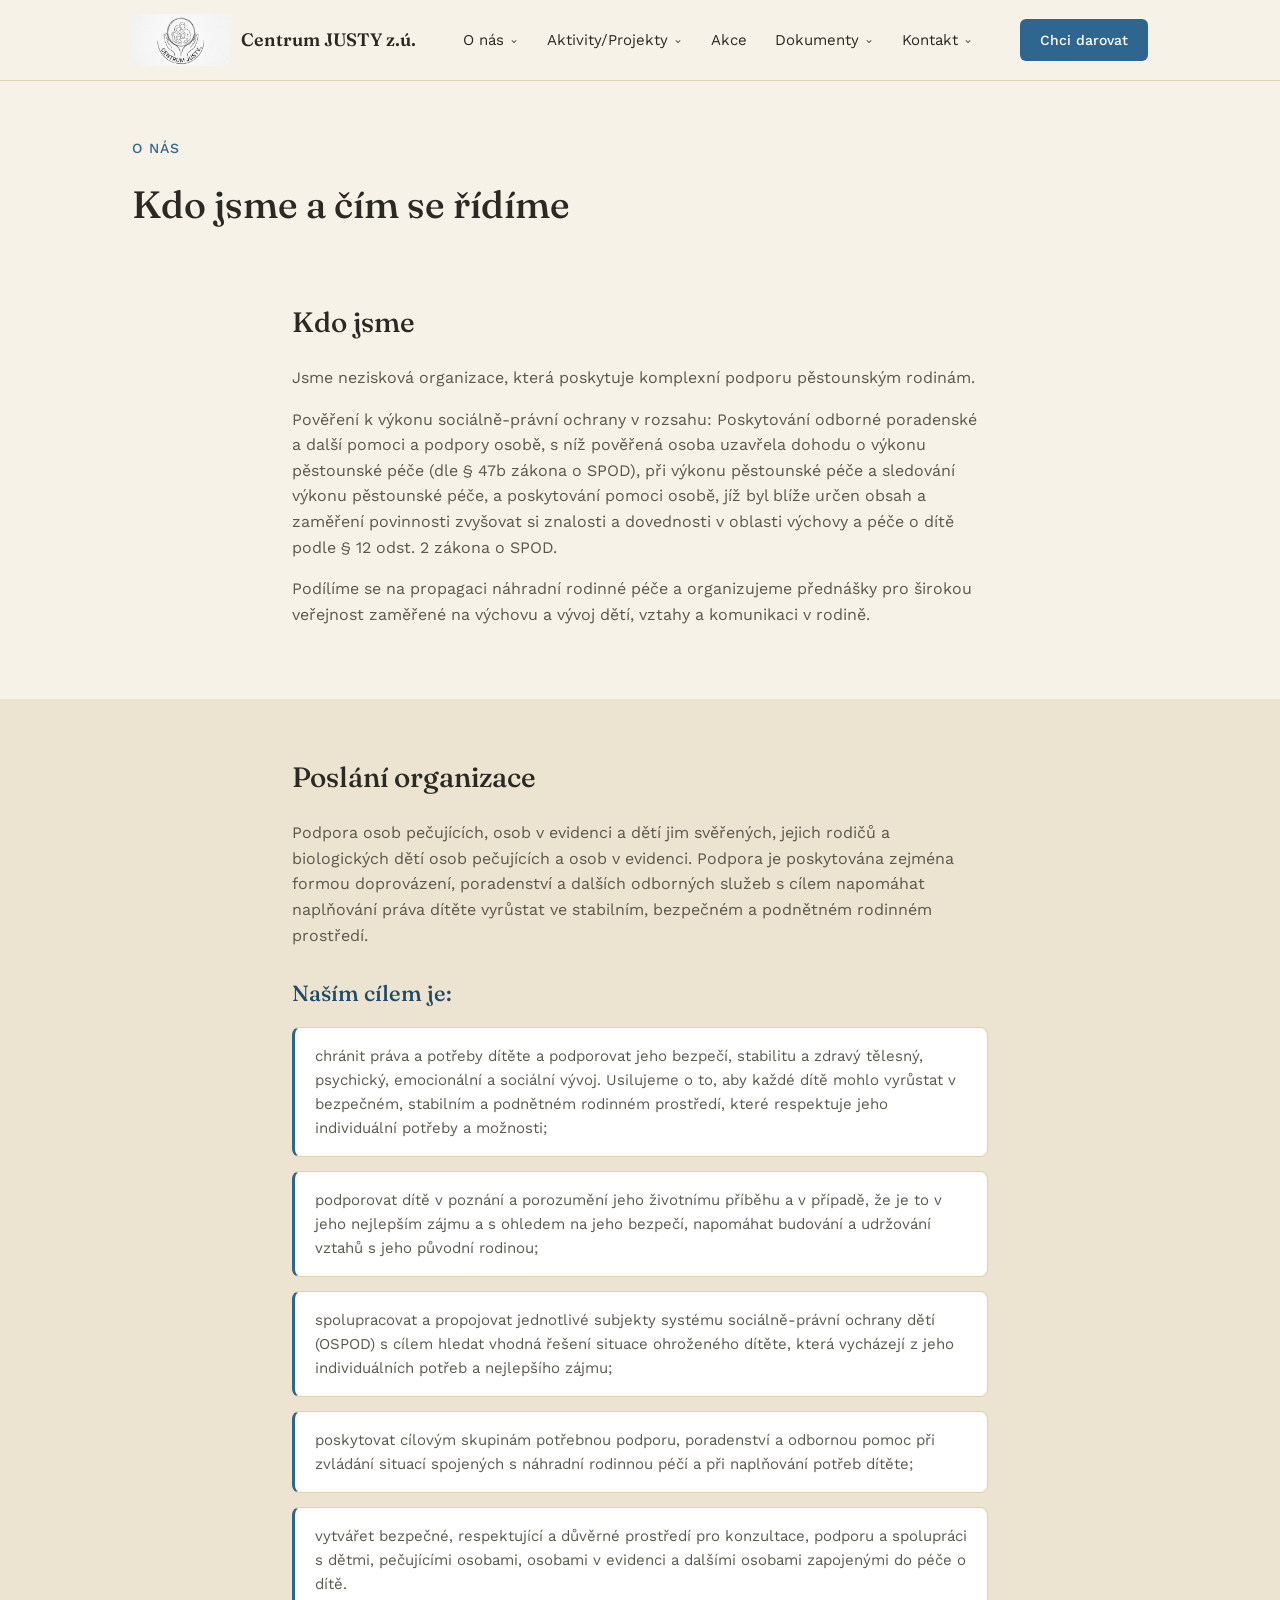
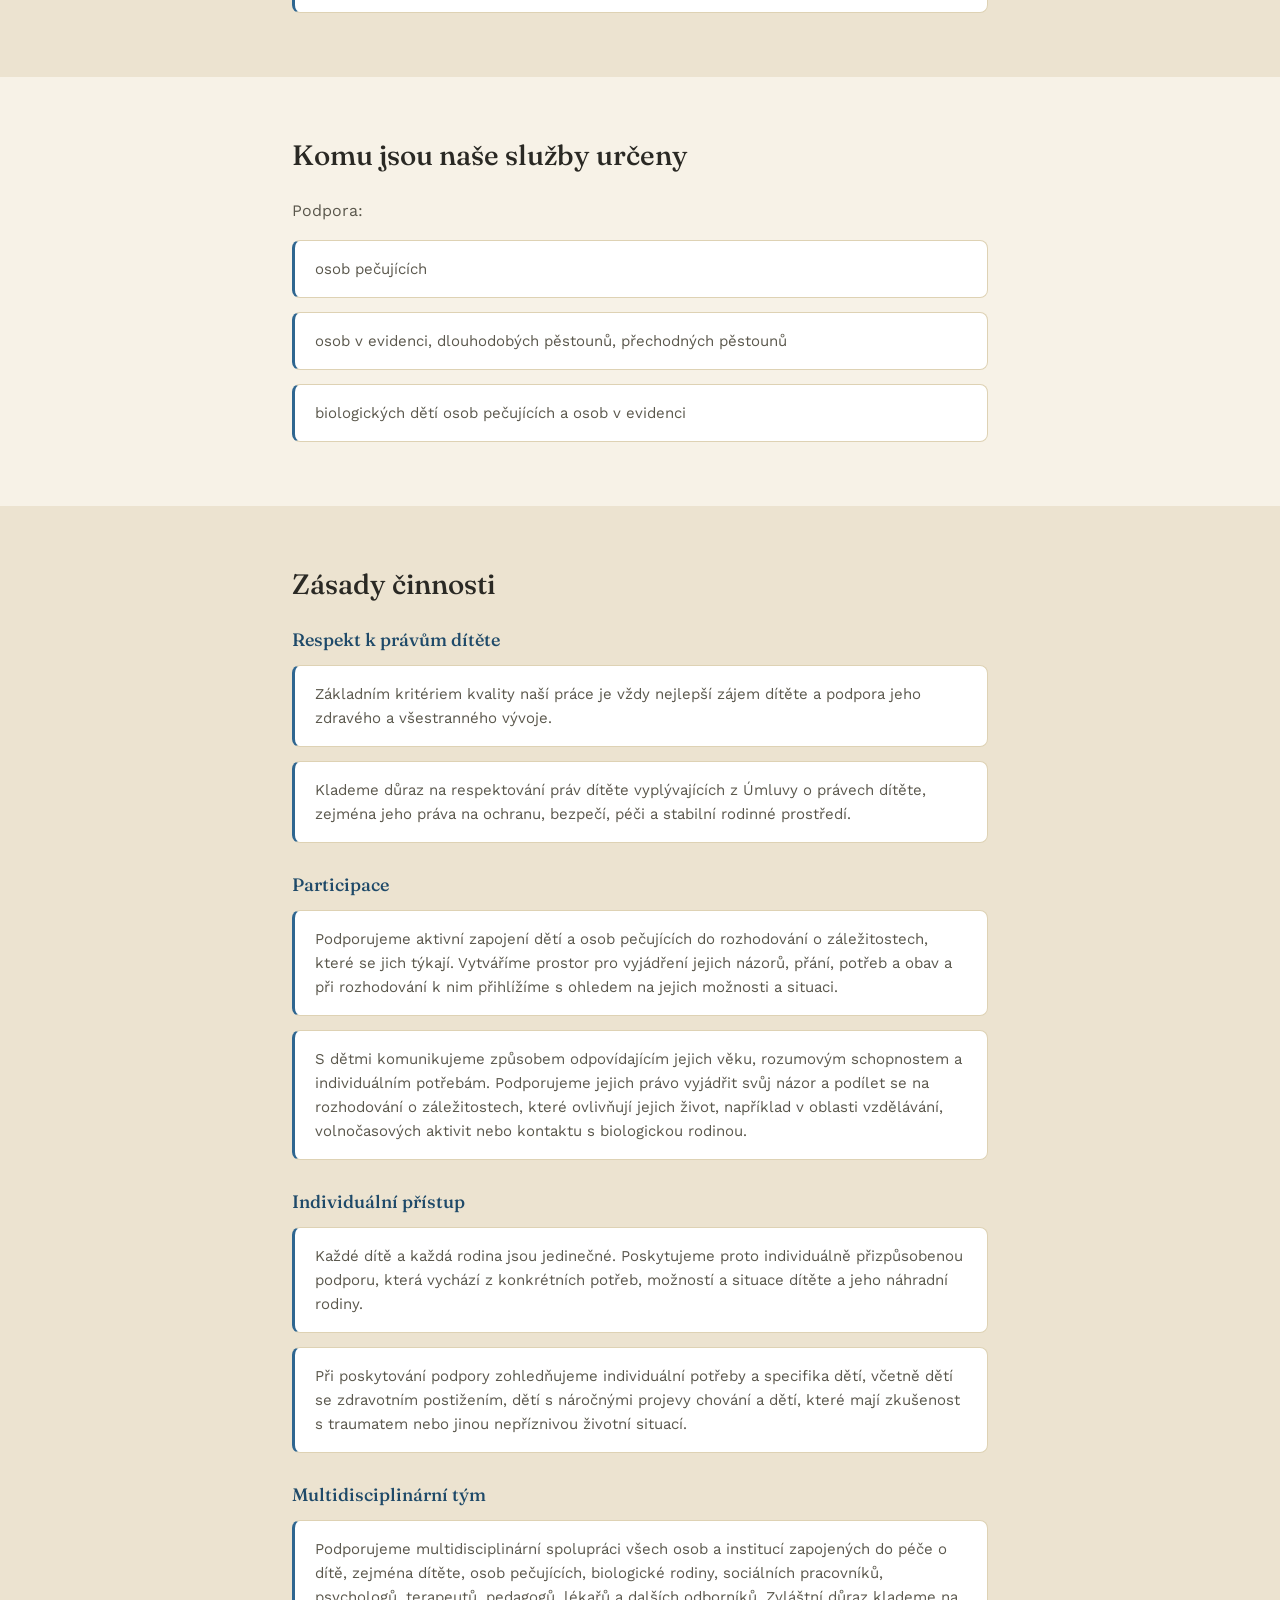
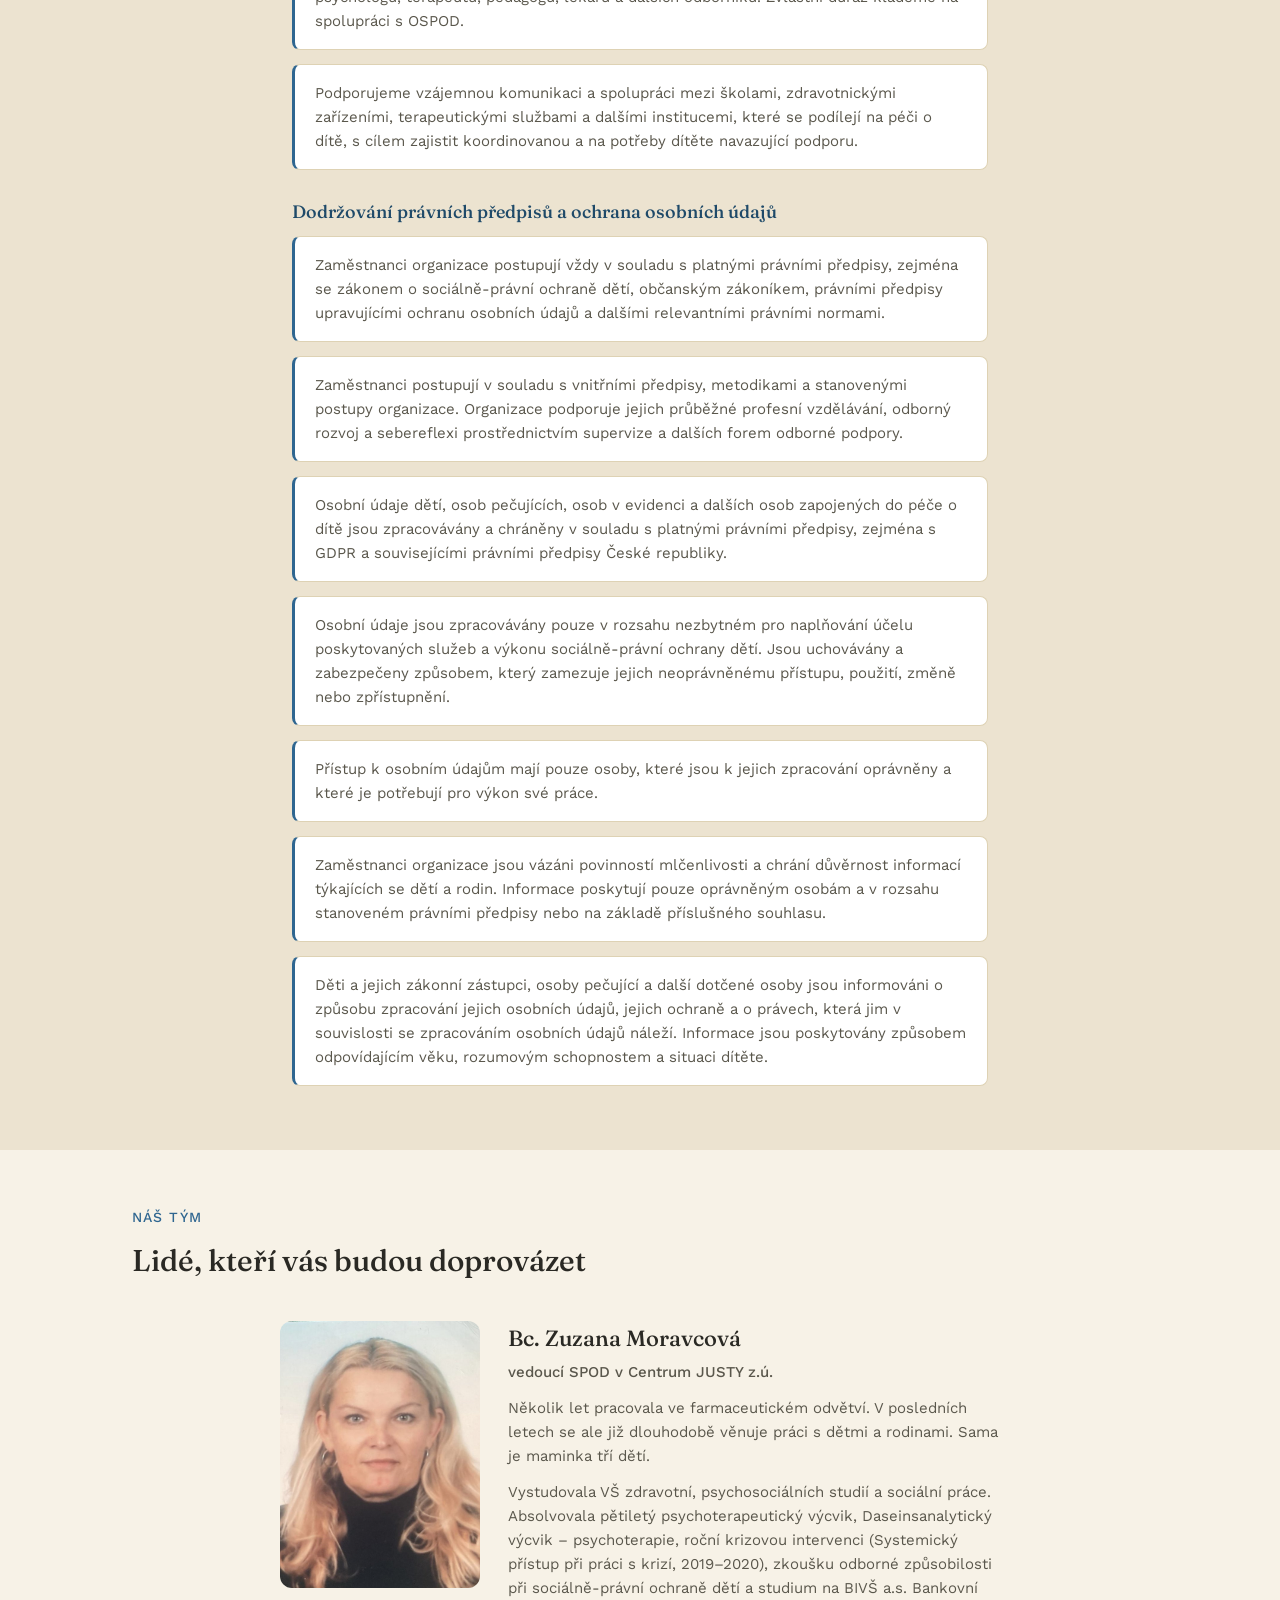
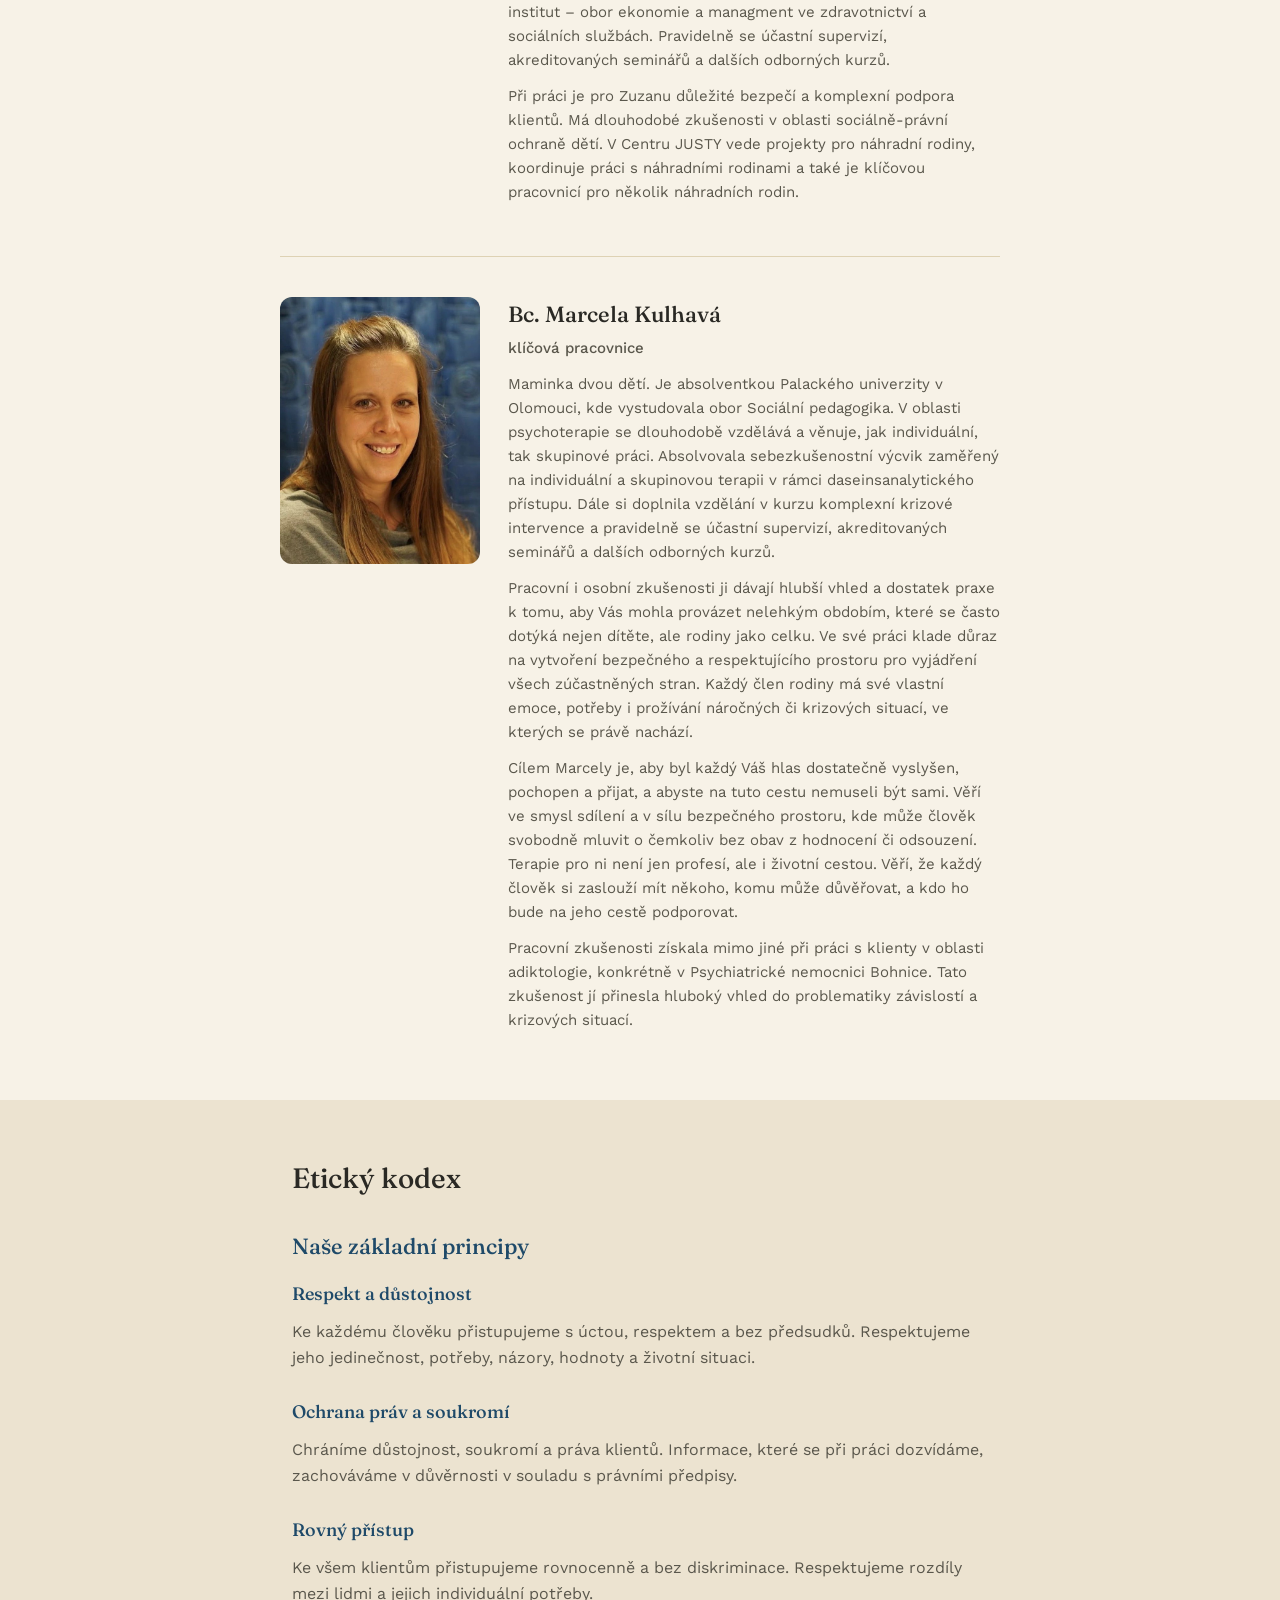
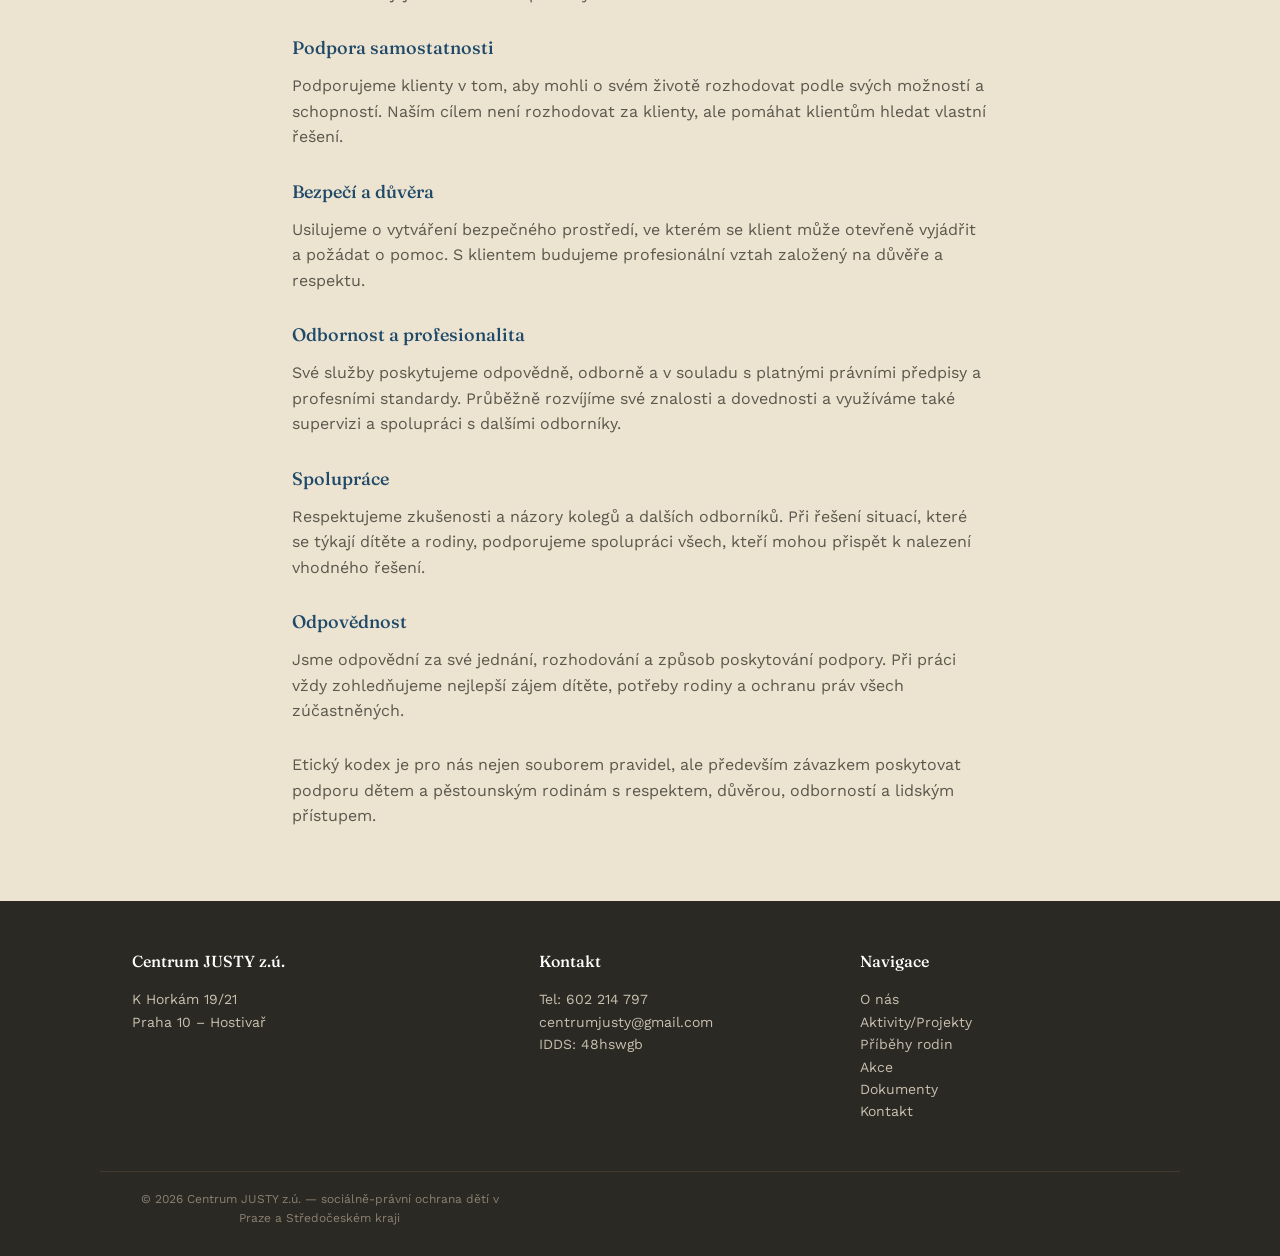
<file: o-nas.html>
<!DOCTYPE html>
<html lang="cs">
<head>
<meta charset="UTF-8">
<title>O nás — Centrum JUSTY z.ú.</title>
<meta name="viewport" content="width=device-width, initial-scale=1">
<link rel="preconnect" href="https://fonts.googleapis.com">
<link href="https://fonts.googleapis.com/css2?family=Fraunces:opsz,wght@9..144,400;9..144,500;9..144,600&family=Work+Sans:wght@400;500;600&display=swap" rel="stylesheet">
<link rel="icon" href="favicon.ico" sizes="any">
<link rel="icon" type="image/png" sizes="32x32" href="favicon-32.png">
<link rel="apple-touch-icon" href="apple-touch-icon.png">
<link rel="manifest" href="site.webmanifest">
<meta name="theme-color" content="#F7F2E7">
<link rel="stylesheet" href="assets/style.css">
</head>
<body>

<header>
  <div class="wrap headrow">
    <a href="index.html" class="brand"><img src="assets/logo.png" alt="logo"><span>Centrum JUSTY z.ú.</span></a>
    <button class="nav-toggle" type="button" aria-label="Menu" aria-expanded="false" aria-controls="main-nav"><span></span><span></span><span></span></button>
    <nav id="main-nav">
      <div class="has-dropdown">
        <a href="o-nas.html" class="drop-trigger">O nás<span class="caret">⌄</span></a>
        <div class="dropdown">
          <div class="dropdown-inner">
            <a href="o-nas.html#kdo-jsme">Kdo jsme</a>
            <a href="o-nas.html#poslani">Poslání</a>
            <a href="o-nas.html#komu-sluzby">Komu jsou naše služby určeny</a>
            <a href="o-nas.html#zasady">Zásady</a>
            <a href="o-nas.html#nas-tym">Náš tým</a>
            <a href="o-nas.html#eticky-kodex">Etický kodex</a>
          </div>
        </div>
      </div>
      <div class="has-dropdown">
        <a href="aktivity-projekty.html" class="drop-trigger">Aktivity/Projekty<span class="caret">⌄</span></a>
        <div class="dropdown">
          <div class="dropdown-inner">
            <a href="aktivity-projekty.html#pestounska-pece">Pěstounská péče</a>
            <a href="aktivity-projekty.html#doprovazeni">Doprovázení</a>
            <a href="aktivity-projekty.html#vzdelavani">Vzdělávání</a>
            <a href="aktivity-projekty.html#dlouhodoba-pece">Dlouhodobá péče</a>
            <a href="aktivity-projekty.html#asistovane-kontakty">Asistované kontakty dítěte s rodiči a blízkými osobami</a>
            <a href="aktivity-projekty.html#nad-ramec-dohod">Nad rámec dohod</a>
          </div>
        </div>
      </div>
      <a class="nav-link" href="akce.html">Akce</a>
      <div class="has-dropdown">
        <a href="dokumenty.html" class="drop-trigger">Dokumenty<span class="caret">⌄</span></a>
        <div class="dropdown">
          <div class="dropdown-inner">
            <a href="assets/dokumenty/gdpr-klienti.pdf" target="_blank" rel="noopener">GDPR – klienti</a>
            <a href="assets/dokumenty/gdpr-ostatni.pdf" target="_blank" rel="noopener">GDPR – ostatní</a>
            <a href="assets/dokumenty/vop-dary.pdf" target="_blank" rel="noopener">Všeobecné podmínky pro poskytování darů</a>
            <a href="assets/dokumenty/rozhodnuti-s-potvrzenim-pravni-moci.pdf" target="_blank" rel="noopener">Pověření o výkonu</a>
            <a href="assets/dokumenty/harmonogram-vzdelavani-psychohygiena.pdf" target="_blank" rel="noopener">Harmonogram vzdělávání – Psychohygiena pěstouna</a>
          </div>
        </div>
      </div>
      <div class="has-dropdown">
        <a href="kontakt.html" class="drop-trigger">Kontakt<span class="caret">⌄</span></a>
        <div class="dropdown">
          <div class="dropdown-inner">
            <a href="kontakt.html#kontakt">Kontakt</a>
            <a href="kontakt.html#jak-se-dostanete">Jak se k nám dostanete</a>
            <a href="jak-to-u-nas-vypada.html">Jak to u nás vypadá</a>
          </div>
        </div>
      </div>
      <a class="cta nav-cta" href="index.html#darovat">Chci darovat</a>
    </nav>
    <a class="cta head-cta" href="index.html#darovat">Chci darovat</a>
  </div>
</header>

<section class="page-title">
  <div class="wrap">
    <div class="kicker">O nás</div>
    <h1>Kdo jsme a čím se řídíme</h1>
  </div>
</section>

<section id="kdo-jsme">
  <div class="wrap intro-wrap">
    <h2>Kdo jsme</h2>
    <p>Jsme nezisková organizace, která poskytuje komplexní podporu pěstounským rodinám.</p>
    <p>Pověření k výkonu sociálně-právní ochrany v rozsahu: Poskytování odborné poradenské a další pomoci a podpory osobě, s níž pověřená osoba uzavřela dohodu o výkonu pěstounské péče (dle § 47b zákona o SPOD), při výkonu pěstounské péče a sledování výkonu pěstounské péče, a poskytování pomoci osobě, jíž byl blíže určen obsah a zaměření povinnosti zvyšovat si znalosti a dovednosti v oblasti výchovy a péče o dítě podle § 12 odst. 2 zákona o SPOD.</p>
    <p>Podílíme se na propagaci náhradní rodinné péče a organizujeme přednášky pro širokou veřejnost zaměřené na výchovu a vývoj dětí, vztahy a komunikaci v rodině.</p>
  </div>
</section>

<section id="poslani" class="projects">
  <div class="wrap intro-wrap">
    <h2>Poslání organizace</h2>
    <p>Podpora osob pečujících, osob v evidenci a dětí jim svěřených, jejich rodičů a biologických dětí osob pečujících a osob v evidenci. Podpora je poskytována zejména formou doprovázení, poradenství a dalších odborných služeb s cílem napomáhat naplňování práva dítěte vyrůstat ve stabilním, bezpečném a podnětném rodinném prostředí.</p>
    <h3 class="sub-h">Naším cílem je:</h3>
    <ul class="goals">
      <li>chránit práva a potřeby dítěte a podporovat jeho bezpečí, stabilitu a zdravý tělesný, psychický, emocionální a sociální vývoj. Usilujeme o to, aby každé dítě mohlo vyrůstat v bezpečném, stabilním a podnětném rodinném prostředí, které respektuje jeho individuální potřeby a možnosti;</li>
      <li>podporovat dítě v poznání a porozumění jeho životnímu příběhu a v případě, že je to v jeho nejlepším zájmu a s ohledem na jeho bezpečí, napomáhat budování a udržování vztahů s jeho původní rodinou;</li>
      <li>spolupracovat a propojovat jednotlivé subjekty systému sociálně-právní ochrany dětí (OSPOD) s cílem hledat vhodná řešení situace ohroženého dítěte, která vycházejí z jeho individuálních potřeb a nejlepšího zájmu;</li>
      <li>poskytovat cílovým skupinám potřebnou podporu, poradenství a odbornou pomoc při zvládání situací spojených s náhradní rodinnou péčí a při naplňování potřeb dítěte;</li>
      <li>vytvářet bezpečné, respektující a důvěrné prostředí pro konzultace, podporu a spolupráci s dětmi, pečujícími osobami, osobami v evidenci a dalšími osobami zapojenými do péče o dítě.</li>
    </ul>
  </div>
</section>

<section id="komu-sluzby">
  <div class="wrap intro-wrap">
    <h2>Komu jsou naše služby určeny</h2>
    <p>Podpora:</p>
    <ul class="goals">
      <li>osob pečujících</li>
      <li>osob v evidenci, dlouhodobých pěstounů, přechodných pěstounů</li>
      <li>biologických dětí osob pečujících a osob v evidenci</li>
    </ul>
  </div>
</section>

<section id="zasady" class="projects">
  <div class="wrap intro-wrap">
    <h2>Zásady činnosti</h2>
    <div class="principle">
      <h3>Respekt k právům dítěte</h3>
      <ul class="goals">
        <li>Základním kritériem kvality naší práce je vždy nejlepší zájem dítěte a podpora jeho zdravého a všestranného vývoje.</li>
        <li>Klademe důraz na respektování práv dítěte vyplývajících z Úmluvy o právech dítěte, zejména jeho práva na ochranu, bezpečí, péči a stabilní rodinné prostředí.</li>
      </ul>
    </div>
    <div class="principle">
      <h3>Participace</h3>
      <ul class="goals">
        <li>Podporujeme aktivní zapojení dětí a osob pečujících do rozhodování o záležitostech, které se jich týkají. Vytváříme prostor pro vyjádření jejich názorů, přání, potřeb a obav a při rozhodování k nim přihlížíme s ohledem na jejich možnosti a situaci.</li>
        <li>S dětmi komunikujeme způsobem odpovídajícím jejich věku, rozumovým schopnostem a individuálním potřebám. Podporujeme jejich právo vyjádřit svůj názor a podílet se na rozhodování o záležitostech, které ovlivňují jejich život, například v oblasti vzdělávání, volnočasových aktivit nebo kontaktu s biologickou rodinou.</li>
      </ul>
    </div>
    <div class="principle">
      <h3>Individuální přístup</h3>
      <ul class="goals">
        <li>Každé dítě a každá rodina jsou jedinečné. Poskytujeme proto individuálně přizpůsobenou podporu, která vychází z konkrétních potřeb, možností a situace dítěte a jeho náhradní rodiny.</li>
        <li>Při poskytování podpory zohledňujeme individuální potřeby a specifika dětí, včetně dětí se zdravotním postižením, dětí s náročnými projevy chování a dětí, které mají zkušenost s traumatem nebo jinou nepříznivou životní situací.</li>
      </ul>
    </div>
    <div class="principle">
      <h3>Multidisciplinární tým</h3>
      <ul class="goals">
        <li>Podporujeme multidisciplinární spolupráci všech osob a institucí zapojených do péče o dítě, zejména dítěte, osob pečujících, biologické rodiny, sociálních pracovníků, psychologů, terapeutů, pedagogů, lékařů a dalších odborníků. Zvláštní důraz klademe na spolupráci s OSPOD.</li>
        <li>Podporujeme vzájemnou komunikaci a spolupráci mezi školami, zdravotnickými zařízeními, terapeutickými službami a dalšími institucemi, které se podílejí na péči o dítě, s cílem zajistit koordinovanou a na potřeby dítěte navazující podporu.</li>
      </ul>
    </div>
    <div class="principle">
      <h3>Dodržování právních předpisů a ochrana osobních údajů</h3>
      <ul class="goals">
        <li>Zaměstnanci organizace postupují vždy v souladu s platnými právními předpisy, zejména se zákonem o sociálně-právní ochraně dětí, občanským zákoníkem, právními předpisy upravujícími ochranu osobních údajů a dalšími relevantními právními normami.</li>
        <li>Zaměstnanci postupují v souladu s vnitřními předpisy, metodikami a stanovenými postupy organizace. Organizace podporuje jejich průběžné profesní vzdělávání, odborný rozvoj a sebereflexi prostřednictvím supervize a dalších forem odborné podpory.</li>
        <li>Osobní údaje dětí, osob pečujících, osob v evidenci a dalších osob zapojených do péče o dítě jsou zpracovávány a chráněny v souladu s platnými právními předpisy, zejména s GDPR a souvisejícími právními předpisy České republiky.</li>
        <li>Osobní údaje jsou zpracovávány pouze v rozsahu nezbytném pro naplňování účelu poskytovaných služeb a výkonu sociálně-právní ochrany dětí. Jsou uchovávány a zabezpečeny způsobem, který zamezuje jejich neoprávněnému přístupu, použití, změně nebo zpřístupnění.</li>
        <li>Přístup k osobním údajům mají pouze osoby, které jsou k jejich zpracování oprávněny a které je potřebují pro výkon své práce.</li>
        <li>Zaměstnanci organizace jsou vázáni povinností mlčenlivosti a chrání důvěrnost informací týkajících se dětí a rodin. Informace poskytují pouze oprávněným osobám a v rozsahu stanoveném právními předpisy nebo na základě příslušného souhlasu.</li>
        <li>Děti a jejich zákonní zástupci, osoby pečující a další dotčené osoby jsou informováni o způsobu zpracování jejich osobních údajů, jejich ochraně a o právech, která jim v souvislosti se zpracováním osobních údajů náleží. Informace jsou poskytovány způsobem odpovídajícím věku, rozumovým schopnostem a situaci dítěte.</li>
      </ul>
    </div>
  </div>
</section>

<section id="nas-tym">
  <div class="wrap">
    <div class="section-head">
      <div class="kicker">Náš tým</div>
      <h2>Lidé, kteří vás budou doprovázet</h2>
    </div>

    <div class="team-member has-photo">
      <img class="team-photo" src="assets/foto/zuzana-moravcova.jpg" alt="Bc. Zuzana Moravcová" loading="lazy">
      <div class="team-text">
      <h3>Bc. Zuzana Moravcová</h3>
      <p class="team-role">vedoucí SPOD v Centrum JUSTY z.ú.</p>
      <p>Několik let pracovala ve farmaceutickém odvětví. V posledních letech se ale již dlouhodobě věnuje práci s dětmi a rodinami. Sama je maminka tří dětí.</p>
      <p>Vystudovala VŠ zdravotní, psychosociálních studií a sociální práce. Absolvovala pětiletý psychoterapeutický výcvik, Daseinsanalytický výcvik – psychoterapie, roční krizovou intervenci (Systemický přístup při práci s krizí, 2019–2020), zkoušku odborné způsobilosti při sociálně-právní ochraně dětí a studium na BIVŠ a.s. Bankovní institut – obor ekonomie a managment ve zdravotnictví a sociálních službách. Pravidelně se účastní supervizí, akreditovaných seminářů a dalších odborných kurzů.</p>
      <p>Při práci je pro Zuzanu důležité bezpečí a komplexní podpora klientů. Má dlouhodobé zkušenosti v oblasti sociálně-právní ochraně dětí. V Centru JUSTY vede projekty pro náhradní rodiny, koordinuje práci s náhradními rodinami a také je klíčovou pracovnicí pro několik náhradních rodin.</p>
      </div>
    </div>

    <div class="team-member has-photo">
      <img class="team-photo" src="assets/foto/marcela-kulhava.jpg" alt="Bc. Marcela Kulhavá" loading="lazy">
      <div class="team-text">
      <h3>Bc. Marcela Kulhavá</h3>
      <p class="team-role">klíčová pracovnice</p>
      <p>Maminka dvou dětí. Je absolventkou Palackého univerzity v Olomouci, kde vystudovala obor Sociální pedagogika. V oblasti psychoterapie se dlouhodobě vzdělává a věnuje, jak individuální, tak skupinové práci. Absolvovala sebezkušenostní výcvik zaměřený na individuální a skupinovou terapii v rámci daseinsanalytického přístupu. Dále si doplnila vzdělání v kurzu komplexní krizové intervence a pravidelně se účastní supervizí, akreditovaných seminářů a dalších odborných kurzů.</p>
      <p>Pracovní i osobní zkušenosti ji dávají hlubší vhled a dostatek praxe k tomu, aby Vás mohla provázet nelehkým obdobím, které se často dotýká nejen dítěte, ale rodiny jako celku. Ve své práci klade důraz na vytvoření bezpečného a respektujícího prostoru pro vyjádření všech zúčastněných stran. Každý člen rodiny má své vlastní emoce, potřeby i prožívání náročných či krizových situací, ve kterých se právě nachází.</p>
      <p>Cílem Marcely je, aby byl každý Váš hlas dostatečně vyslyšen, pochopen a přijat, a abyste na tuto cestu nemuseli být sami. Věří ve smysl sdílení a v sílu bezpečného prostoru, kde může člověk svobodně mluvit o čemkoliv bez obav z hodnocení či odsouzení. Terapie pro ni není jen profesí, ale i životní cestou. Věří, že každý člověk si zaslouží mít někoho, komu může důvěřovat, a kdo ho bude na jeho cestě podporovat.</p>
      <p>Pracovní zkušenosti získala mimo jiné při práci s klienty v oblasti adiktologie, konkrétně v Psychiatrické nemocnici Bohnice. Tato zkušenost jí přinesla hluboký vhled do problematiky závislostí a krizových situací.</p>
      </div>
    </div>
  </div>
</section>

<section id="eticky-kodex" class="projects">
  <div class="wrap intro-wrap">
    <h2>Etický kodex</h2>
    <h3 class="sub-h">Naše základní principy</h3>
    <div class="principle">
      <h3>Respekt a důstojnost</h3>
      <p>Ke každému člověku přistupujeme s úctou, respektem a bez předsudků. Respektujeme jeho jedinečnost, potřeby, názory, hodnoty a životní situaci.</p>
    </div>
    <div class="principle">
      <h3>Ochrana práv a soukromí</h3>
      <p>Chráníme důstojnost, soukromí a práva klientů. Informace, které se při práci dozvídáme, zachováváme v důvěrnosti v souladu s právními předpisy.</p>
    </div>
    <div class="principle">
      <h3>Rovný přístup</h3>
      <p>Ke všem klientům přistupujeme rovnocenně a bez diskriminace. Respektujeme rozdíly mezi lidmi a jejich individuální potřeby.</p>
    </div>
    <div class="principle">
      <h3>Podpora samostatnosti</h3>
      <p>Podporujeme klienty v tom, aby mohli o svém životě rozhodovat podle svých možností a schopností. Naším cílem není rozhodovat za klienty, ale pomáhat klientům hledat vlastní řešení.</p>
    </div>
    <div class="principle">
      <h3>Bezpečí a důvěra</h3>
      <p>Usilujeme o vytváření bezpečného prostředí, ve kterém se klient může otevřeně vyjádřit a požádat o pomoc. S klientem budujeme profesionální vztah založený na důvěře a respektu.</p>
    </div>
    <div class="principle">
      <h3>Odbornost a profesionalita</h3>
      <p>Své služby poskytujeme odpovědně, odborně a v souladu s platnými právními předpisy a profesními standardy. Průběžně rozvíjíme své znalosti a dovednosti a využíváme také supervizi a spolupráci s dalšími odborníky.</p>
    </div>
    <div class="principle">
      <h3>Spolupráce</h3>
      <p>Respektujeme zkušenosti a názory kolegů a dalších odborníků. Při řešení situací, které se týkají dítěte a rodiny, podporujeme spolupráci všech, kteří mohou přispět k nalezení vhodného řešení.</p>
    </div>
    <div class="principle">
      <h3>Odpovědnost</h3>
      <p>Jsme odpovědní za své jednání, rozhodování a způsob poskytování podpory. Při práci vždy zohledňujeme nejlepší zájem dítěte, potřeby rodiny a ochranu práv všech zúčastněných.</p>
    </div>
    <p>Etický kodex je pro nás nejen souborem pravidel, ale především závazkem poskytovat podporu dětem a pěstounským rodinám s respektem, důvěrou, odborností a lidským přístupem.</p>
  </div>
</section>

<footer>
  <div class="wrap">
    <div>
      <h3>Centrum JUSTY z.ú.</h3>
      <p>K Horkám 19/21<br>Praha 10 – Hostivař</p>
    </div>
    <div>
      <h3>Kontakt</h3>
      <p>Tel: 602 214 797<br>centrumjusty@gmail.com<br>IDDS: 48hswgb</p>
    </div>
    <div>
      <h3>Navigace</h3>
      <p><a href="o-nas.html">O nás</a><br><a href="aktivity-projekty.html">Aktivity/Projekty</a><br><a href="index.html#pribehy">Příběhy rodin</a><br><a href="akce.html">Akce</a><br><a href="dokumenty.html">Dokumenty</a><br><a href="kontakt.html">Kontakt</a></p>
    </div>
  </div>
  <div class="foot-bottom wrap">© 2026 Centrum JUSTY z.ú. — sociálně-právní ochrana dětí v Praze a Středočeském kraji</div>
</footer>

<script src="assets/nav.js" defer></script>
</body>
</html>
</file>
<file: assets/style.css>
:root{
  --cream:#F7F2E7;
  --paper:#ECE3D0;
  --ink:#2A2924;
  --ink-soft:#5A574C;
  --terracotta:#2F6690;
  --terracotta-dark:#1F4A69;
  --sage:#3D7CA8;
  --sage-dark:#2F6690;
  --line:#DED2B4;
}
*{box-sizing:border-box;}
html{scroll-padding-top:96px;}
body{margin:0;background:var(--cream);color:var(--ink);font-family:'Work Sans',sans-serif;line-height:1.6;}
h1,h2,h3{font-family:'Fraunces',serif;font-weight:500;margin:0 0 .5em;color:var(--ink);}
a{color:inherit;text-decoration:none;}
.wrap{max-width:1080px;margin:0 auto;padding:0 32px;}
header{border-bottom:1px solid var(--line);position:sticky;top:0;z-index:100;background:var(--cream);}
.hidden-temp{display:none !important;}
.headrow{display:flex;align-items:center;justify-content:space-between;padding-top:14px;padding-bottom:14px;}
.brand{display:flex;align-items:center;gap:10px;}
.brand img{height:52px;}
.brand span{font-family:'Fraunces',serif;font-size:18px;font-weight:600;}
nav{display:flex;gap:28px;font-size:15px;align-items:center;}
.cta{background:var(--terracotta);color:#fff;padding:10px 20px;border-radius:6px;font-size:14px;font-weight:500;}
.cta:hover{background:var(--terracotta-dark);}

.has-dropdown{position:relative;}
.drop-trigger{display:flex;align-items:center;gap:5px;}
.caret{font-size:12px;color:var(--ink-soft);transition:transform .15s ease;}
.has-dropdown:hover .caret, .has-dropdown:focus-within .caret{transform:rotate(180deg);}
.dropdown{position:absolute;top:100%;left:-16px;padding-top:14px;opacity:0;visibility:hidden;transform:translateY(6px);transition:opacity .15s ease, transform .15s ease, visibility .15s;z-index:20;}
.dropdown-inner{background:#fff;border:1px solid var(--line);border-radius:8px;min-width:260px;padding:8px;box-shadow:0 8px 24px rgba(42,41,36,.12);}
.has-dropdown:hover .dropdown, .has-dropdown:focus-within .dropdown{opacity:1;visibility:visible;transform:translateY(0);}
.dropdown a{display:block;padding:9px 12px;border-radius:6px;font-size:14px;white-space:nowrap;}
.dropdown a:hover{background:var(--cream);color:var(--terracotta-dark);}

.kicker{color:var(--sage-dark);font-size:14px;letter-spacing:.08em;text-transform:uppercase;margin-bottom:16px;font-weight:500;}
.btn-outline{border:1.5px solid var(--ink);padding:10px 22px;border-radius:6px;font-size:14px;font-weight:500;}

.hero{padding:76px 0 64px;text-align:center;}
.hero-left{max-width:620px;margin:0 auto;}
.hero-left h1{font-size:46px;margin:0 0 24px;}
.story-links{list-style:none;margin:0 0 32px;padding:0;text-align:left;}
.story-links li{border-bottom:1px solid var(--line);}
.story-links li:first-child{border-top:1px solid var(--line);}
.story-links a{display:flex;align-items:center;justify-content:space-between;gap:16px;padding:16px 0;font-size:16px;font-weight:500;}
.story-links a span{color:var(--terracotta-dark);font-size:18px;flex:none;}
.hero-ctas{display:flex;gap:14px;flex-wrap:wrap;justify-content:center;}

section{padding:56px 0;}
.section-head{max-width:600px;margin-bottom:36px;}
.section-head .kicker{margin-bottom:8px;}
.section-head h2{font-size:30px;}
.section-head p{color:var(--ink-soft);}

.intro-wrap{max-width:760px;}
.intro-text{font-size:19px;color:var(--ink-soft);margin:0 0 18px;}

.intro-split{display:grid;grid-template-columns:1fr 1fr;gap:48px;align-items:center;}
.intro-media{border-radius:12px;overflow:hidden;}
.intro-media img{width:100%;height:100%;object-fit:cover;display:block;}
.intro-text-col .intro-text:last-child{margin-bottom:0;}
@media (max-width:800px){
  .intro-split{grid-template-columns:1fr;gap:24px;}
}

.capacity-cta{display:flex;align-items:center;gap:20px;flex-wrap:wrap;margin-top:32px;padding-top:28px;border-top:1px solid var(--line);}
.capacity-cta p{margin:0;font-size:17px;font-weight:500;color:var(--ink);}

.projects{background:var(--paper);}

.goals{list-style:none;margin:0 0 8px;padding:0;display:grid;gap:14px;}
.goals li{background:#fff;border:1px solid var(--line);border-left:3px solid var(--terracotta);border-radius:8px;padding:16px 20px;font-size:15px;color:var(--ink-soft);}

.story-full{max-width:720px;margin:0 auto 56px;scroll-margin-top:24px;}
.story-full:last-child{margin-bottom:0;}
.story-full h3{font-size:24px;color:var(--terracotta-dark);}
.story-full p{color:var(--ink-soft);font-size:15px;margin:0 0 14px;}

.story-row{display:grid;grid-template-columns:minmax(0,340px) 1fr;gap:40px;align-items:center;max-width:1000px;margin:0 auto 56px;}
.story-photo{border-radius:12px;overflow:hidden;align-self:stretch;}
.story-photo img{width:100%;height:100%;object-fit:cover;display:block;}
.story-full-in-row{max-width:none;margin:0;scroll-margin-top:24px;}
@media (max-width:800px){
  .story-row{grid-template-columns:1fr;gap:20px;}
  .story-photo{aspect-ratio:4/3;}
}

.member{display:flex;align-items:center;gap:22px;background:#fff;border:1px solid var(--line);border-radius:10px;padding:20px 26px;margin-top:8px;}
.member-logo{width:90px;height:auto;flex:none;}
.member p{margin:0;font-size:14px;color:var(--ink-soft);}

.page-title{padding:56px 0 8px;}
.page-title h1{font-size:38px;margin:0;}

.intro-wrap p{color:var(--ink-soft);font-size:16px;margin:0 0 16px;}
.intro-wrap > h2{scroll-margin-top:24px;font-size:28px;margin-bottom:20px;}
.intro-wrap > .kicker + p{margin-top:0;}

.principle{margin-bottom:28px;}
.principle:last-child{margin-bottom:0;}
.principle h3{font-size:18px;color:var(--terracotta-dark);margin-bottom:10px;}

.team-member{max-width:720px;margin:0 auto 40px;padding-bottom:40px;border-bottom:1px solid var(--line);}
.team-member:last-child{margin-bottom:0;padding-bottom:0;border-bottom:none;}
.team-member h3{font-size:22px;margin-bottom:4px;}
.team-role{color:var(--terracotta-dark);font-weight:500;font-size:14px;margin:0 0 16px;}
.team-member p{color:var(--ink-soft);font-size:15px;margin:0 0 12px;}

.donate-card{max-width:640px;margin:0 auto;background:#fff;border:1px solid var(--line);border-radius:14px;padding:32px 36px;}
.donate-head{display:flex;gap:16px;align-items:flex-start;margin-bottom:28px;}
.qr-badge{flex:none;width:40px;height:40px;border-radius:8px;background:var(--paper);display:flex;align-items:center;justify-content:center;}
.qr-badge svg{width:24px;height:24px;}
.donate-head h3{font-size:20px;margin-bottom:6px;}
.donate-head p{font-size:14px;color:var(--ink-soft);margin:0;}

.donate-step{display:flex;gap:16px;margin-bottom:26px;}
.donate-step:last-child{margin-bottom:0;}
.step-num{flex:none;width:32px;height:32px;border-radius:50%;background:var(--terracotta);color:#fff;font-family:'Fraunces',serif;font-size:15px;display:flex;align-items:center;justify-content:center;}
.step-body{flex:1;padding-top:4px;}
.step-body label, .step-label{display:block;font-size:14px;color:var(--ink-soft);margin-bottom:10px;}
.step-body select{width:100%;height:44px;border:1px solid var(--line);border-radius:8px;background:#fff;padding:0 14px;font-size:15px;font-family:'Work Sans',sans-serif;color:var(--ink);}

.donate-details{display:flex;align-items:center;justify-content:space-between;gap:20px;flex-wrap:wrap;}
.donate-fields{display:flex;gap:28px;flex-wrap:wrap;}
.donate-fields > div{display:flex;flex-direction:column;gap:4px;}
.field-label{font-size:12px;color:var(--ink-soft);}
.field-value{font-size:17px;font-weight:500;}
.qr-placeholder{flex:none;width:76px;height:76px;border:1px solid var(--line);border-radius:8px;padding:6px;}
.qr-placeholder svg{width:100%;height:100%;}

.donate-note{font-size:12px;color:var(--ink-soft);margin:14px 0 0;font-style:italic;}

.form-grid{display:grid;grid-template-columns:1fr 1fr;gap:16px;}
.form-field{display:flex;flex-direction:column;gap:6px;}
.form-field label{font-size:13px;color:var(--ink-soft);}
.form-field input{height:42px;border:1px solid var(--line);border-radius:8px;background:#fff;padding:0 14px;font-size:15px;font-family:'Work Sans',sans-serif;color:var(--ink);}
.form-field input:focus{outline:2px solid var(--terracotta);outline-offset:1px;}
@media (max-width:600px){
  .form-grid{grid-template-columns:1fr;}
}
.donate-link{display:inline-block;margin-top:10px;font-size:14px;color:var(--terracotta-dark);font-weight:500;text-decoration:underline;}

@media (max-width:600px){
  .donate-card{padding:24px 20px;}
  .donate-details{flex-direction:column;align-items:flex-start;}
}

.photo-grid{display:grid;grid-template-columns:repeat(3,1fr);gap:14px;}
.photo-grid a{display:block;border-radius:10px;overflow:hidden;background:var(--paper);aspect-ratio:3/4;}
.photo-grid img{width:100%;height:100%;object-fit:cover;display:block;transition:transform .2s ease;}
.photo-grid a:hover img{transform:scale(1.04);}
@media (max-width:700px){
  .photo-grid{grid-template-columns:repeat(2,1fr);}
}

footer{background:var(--ink);color:#EFE7DA;padding:48px 0 28px;}
footer .wrap{display:grid;grid-template-columns:1.3fr 1fr 1fr;gap:32px;}
footer h3{color:#fff;font-size:16px;margin-bottom:14px;}
footer p, footer a{color:#C9BFAF;font-size:14px;}
.foot-bottom{margin-top:34px;padding-top:18px;border-top:1px solid #443B2E;font-size:12px;color:#8B8071;text-align:center;}

@media (max-width:800px){
  footer .wrap{grid-template-columns:1fr;}
  .hero{padding:48px 0;}
  .hero-left h1{font-size:32px;}
  .intro-text{font-size:17px;}
  .member{flex-direction:column;text-align:center;}
  .page-title h1{font-size:30px;}
}

/* sub-headings inside long content sections */
.intro-wrap h3.sub-h{font-size:22px;color:var(--terracotta-dark);margin:28px 0 16px;}

/* documents list */
.goals.docs li{padding:0;}
.goals.docs a{display:flex;align-items:center;justify-content:space-between;gap:16px;padding:16px 20px;}
.goals.docs a:hover{background:var(--cream);}
.goals.docs .doc-text{display:flex;flex-direction:column;gap:2px;}
.goals.docs strong{color:var(--ink);font-size:16px;font-weight:500;}
.goals.docs small{font-size:13px;color:var(--ink-soft);}
.goals.docs .doc-tag{flex:none;font-size:12px;font-weight:600;letter-spacing:.06em;color:var(--terracotta-dark);border:1px solid var(--terracotta);border-radius:4px;padding:2px 8px;}

/* mobile navigation */
.nav-toggle{display:none;}
@media (max-width:900px){
  .headrow{position:relative;gap:12px;}
  .nav-toggle{display:flex;flex-direction:column;justify-content:center;gap:5px;width:44px;height:44px;margin-left:auto;padding:0 11px;background:transparent;border:1px solid var(--line);border-radius:8px;cursor:pointer;flex:none;}
  .nav-toggle span{display:block;height:2px;background:var(--ink);border-radius:2px;transition:transform .2s ease,opacity .2s ease;}
  header.nav-open .nav-toggle span:nth-child(1){transform:translateY(7px) rotate(45deg);}
  header.nav-open .nav-toggle span:nth-child(2){opacity:0;}
  header.nav-open .nav-toggle span:nth-child(3){transform:translateY(-7px) rotate(-45deg);}
  nav{display:none;position:absolute;top:100%;left:0;right:0;flex-direction:column;align-items:stretch;gap:0;padding:4px 32px 16px;background:var(--cream);border-bottom:1px solid var(--line);box-shadow:0 12px 24px rgba(42,41,36,.12);max-height:calc(100vh - 82px);max-height:calc(100dvh - 82px);overflow-y:auto;font-size:16px;}
  header.nav-open nav{display:flex;}
  .has-dropdown{border-bottom:1px solid var(--line);}
  .has-dropdown:last-child{border-bottom:none;}
  .drop-trigger{justify-content:space-between;padding:14px 2px;font-weight:500;}
  .caret{font-size:16px;}
  .has-dropdown:hover .caret,.has-dropdown:focus-within .caret{transform:none;}
  .has-dropdown.open .caret{transform:rotate(180deg);}
  .dropdown,.has-dropdown:hover .dropdown,.has-dropdown:focus-within .dropdown{position:static;opacity:1;visibility:visible;transform:none;padding:0;display:none;transition:none;}
  .has-dropdown.open .dropdown{display:block;}
  .dropdown-inner{min-width:0;border:none;box-shadow:none;background:transparent;padding:0 0 10px 10px;}
  .dropdown a{white-space:normal;padding:10px 8px;font-size:15px;}
  .headrow > .cta{order:2;}
}
@media (max-width:600px){
  .wrap{padding:0 20px;}
  nav{padding:4px 20px 16px;}
  .brand img{height:44px;}
  .brand span{font-size:16px;}
  section{padding:40px 0;}
  .page-title{padding:36px 0 4px;}
  .intro-wrap > h2{font-size:24px;}
  .donate-card{padding:22px 18px;}
}

/* top-level nav link without dropdown */
.nav-link{display:block;}
@media (max-width:900px){
  .nav-link{padding:14px 2px;font-weight:500;border-bottom:1px solid var(--line);}
}

/* events (loaded from Google Sheet) */
.events{display:grid;gap:18px;}
.event{display:grid;grid-template-columns:110px 1fr;gap:22px;background:#fff;border:1px solid var(--line);border-left:3px solid var(--terracotta);border-radius:10px;padding:22px 24px;}
.event-date{font-family:'Fraunces',serif;font-size:26px;line-height:1.15;color:var(--terracotta-dark);}
.event-date-long{font-size:15px;font-family:'Work Sans',sans-serif;font-weight:500;color:var(--ink-soft);}
.event-body h3{font-size:21px;margin:0 0 6px;}
.event-body p{margin:0 0 12px;color:var(--ink-soft);font-size:15px;}
.event-body .event-time{font-weight:500;color:var(--ink);}
.event-body .btn-outline{display:inline-block;margin-top:4px;}
@media (max-width:600px){
  .event{grid-template-columns:1fr;gap:8px;padding:18px;}
}

/* v6: foto v týmu, formuláře, dary */
.team-member.has-photo{display:grid;grid-template-columns:200px 1fr;gap:28px;align-items:start;}
.team-photo{width:200px;height:auto;aspect-ratio:3/4;object-fit:cover;border-radius:12px;display:block;}
@media (max-width:600px){.team-member.has-photo{grid-template-columns:1fr;}.team-photo{width:160px;}}
.signup-form{background:#fff;border:1px solid var(--line);border-radius:12px;padding:22px 24px;margin:0 0 24px;max-width:640px;}
.signup-form[hidden]{display:none;}
.consent{display:flex;gap:10px;align-items:flex-start;font-size:13px;color:var(--ink-soft);line-height:1.5;margin-top:16px;}
.consent input{margin-top:3px;flex:none;}
.consent a{text-decoration:underline;color:var(--terracotta-dark);}
.step-body .consent{margin-top:0;}
.donate-custom{margin-top:10px;width:100%;height:44px;border:1px solid var(--line);border-radius:8px;padding:0 14px;font-size:15px;font-family:'Work Sans',sans-serif;}
.qr-placeholder{width:140px;height:140px;padding:4px;}
[hidden]{display:none !important;}

/* v6.1: výběr částky (tlačítka + vlastní částka) */
.req{color:var(--terracotta-dark);}
.amount-picker{display:flex;flex-wrap:wrap;gap:8px;align-items:stretch;}
.amount-chips{display:flex;flex-wrap:wrap;gap:8px;}
.amount-chip{height:46px;padding:0 16px;border:1px solid transparent;border-radius:4px;background:#ECECEC;color:var(--ink);font-family:'Work Sans',sans-serif;font-size:15px;font-weight:600;cursor:pointer;white-space:nowrap;transition:background .15s ease,color .15s ease;}
.amount-chip:hover{background:#E0E0E0;}
.amount-chip.is-active{background:var(--terracotta);color:#fff;}
.amount-chip:focus-visible,.amount-input:focus{outline:2px solid var(--terracotta);outline-offset:1px;}
.amount-input{width:120px;height:46px;border:1px solid #D6D6D6;border-radius:4px;background:#fff;padding:0 12px;font-size:16px;font-family:'Work Sans',sans-serif;color:var(--ink);}
.step-body p.step-label{margin-top:0;}
.step-body label.step-label{color:var(--ink);font-weight:500;}

/* v6.1: žádost o potvrzení o daru */
.receipt-form{margin-top:28px;padding-top:26px;border-top:1px solid var(--line);scroll-margin-top:100px;}
.receipt-form h3{font-size:20px;margin-bottom:8px;}
.receipt-intro{font-size:14px;color:var(--ink-soft);margin:0 0 20px;}
.form-block{border:none;margin:0 0 22px;padding:0;min-width:0;}
.form-block legend{font-family:'Fraunces',serif;font-size:16px;font-weight:500;color:var(--terracotta-dark);padding:0;margin-bottom:12px;}
.form-block .consent{margin-top:14px;}
.form-block #r-koresp{margin-top:14px;}
.form-grid .span-2{grid-column:1 / -1;}
.form-field input[type="date"]{appearance:none;-webkit-appearance:none;min-width:0;}
.field-hint{font-size:13px;color:var(--ink-soft);margin:0 0 12px;}
.seg{display:inline-flex;flex-wrap:wrap;gap:6px;background:var(--cream);border:1px solid var(--line);border-radius:8px;padding:4px;margin-bottom:16px;}
.seg label{display:flex;align-items:center;gap:8px;padding:8px 14px;border-radius:6px;font-size:14px;cursor:pointer;color:var(--ink);}
.seg label:has(input:checked){background:#fff;box-shadow:0 1px 3px rgba(42,41,36,.12);font-weight:500;}
.seg input{accent-color:var(--terracotta);margin:0;}
.receipt-form > .consent{margin:4px 0 14px;}
.receipt-form .cta{border:none;cursor:pointer;font-family:'Work Sans',sans-serif;margin-top:4px;}
.receipt-form .cta:disabled{opacity:.6;cursor:default;}

/* v6.1: mobilní hlavička */
.nav-cta{display:none;}
.head-cta{white-space:nowrap;}
.brand span{white-space:nowrap;}
@media (max-width:900px){
  .headrow{gap:10px;}
  .brand{min-width:0;}
}
@media (max-width:600px){
  .head-cta{display:none;}
  .nav-cta{display:block;text-align:center;margin-top:16px;padding:13px 20px;font-size:15px;font-weight:500;}
  .brand{gap:8px;}
  .brand img{height:40px;}
  .brand span{font-size:15px;}
  .headrow{padding-top:10px;padding-bottom:10px;}
  html{scroll-padding-top:76px;}
}
@media (max-width:360px){
  .brand span{font-size:14px;}
  .brand img{height:34px;}
}
@media (max-width:600px){
  .donate-step{gap:12px;}
  .step-num{width:28px;height:28px;font-size:14px;}
  .amount-chips{display:grid;grid-template-columns:repeat(4,1fr);gap:6px;width:100%;}
  .amount-chip{padding:0 4px;font-size:14px;}
  .amount-input{width:100%;}
  .donate-fields{gap:16px 24px;}
  .qr-placeholder{width:180px;height:180px;}
  .seg{display:flex;}
  .seg label{flex:1;justify-content:center;padding:8px 10px;}
}
@media (max-width:360px){
  .amount-chip{font-size:13px;}
}
@media (max-width:380px){
  .amount-chips{grid-template-columns:repeat(2,1fr);}
  .amount-chip{font-size:14px;}
}

/* v7: návod k platbě */
.donate-details{flex-wrap:wrap;}
.pay-howto{flex:1 1 100%;margin:4px 0 0;padding-left:20px;font-size:14px;color:var(--ink-soft);}
.pay-howto li{margin-bottom:6px;}
.pay-note{flex:1 1 100%;margin:0;}
#donate-locked{font-style:normal;font-weight:500;color:var(--terracotta-dark);font-size:14px;}
</file>
